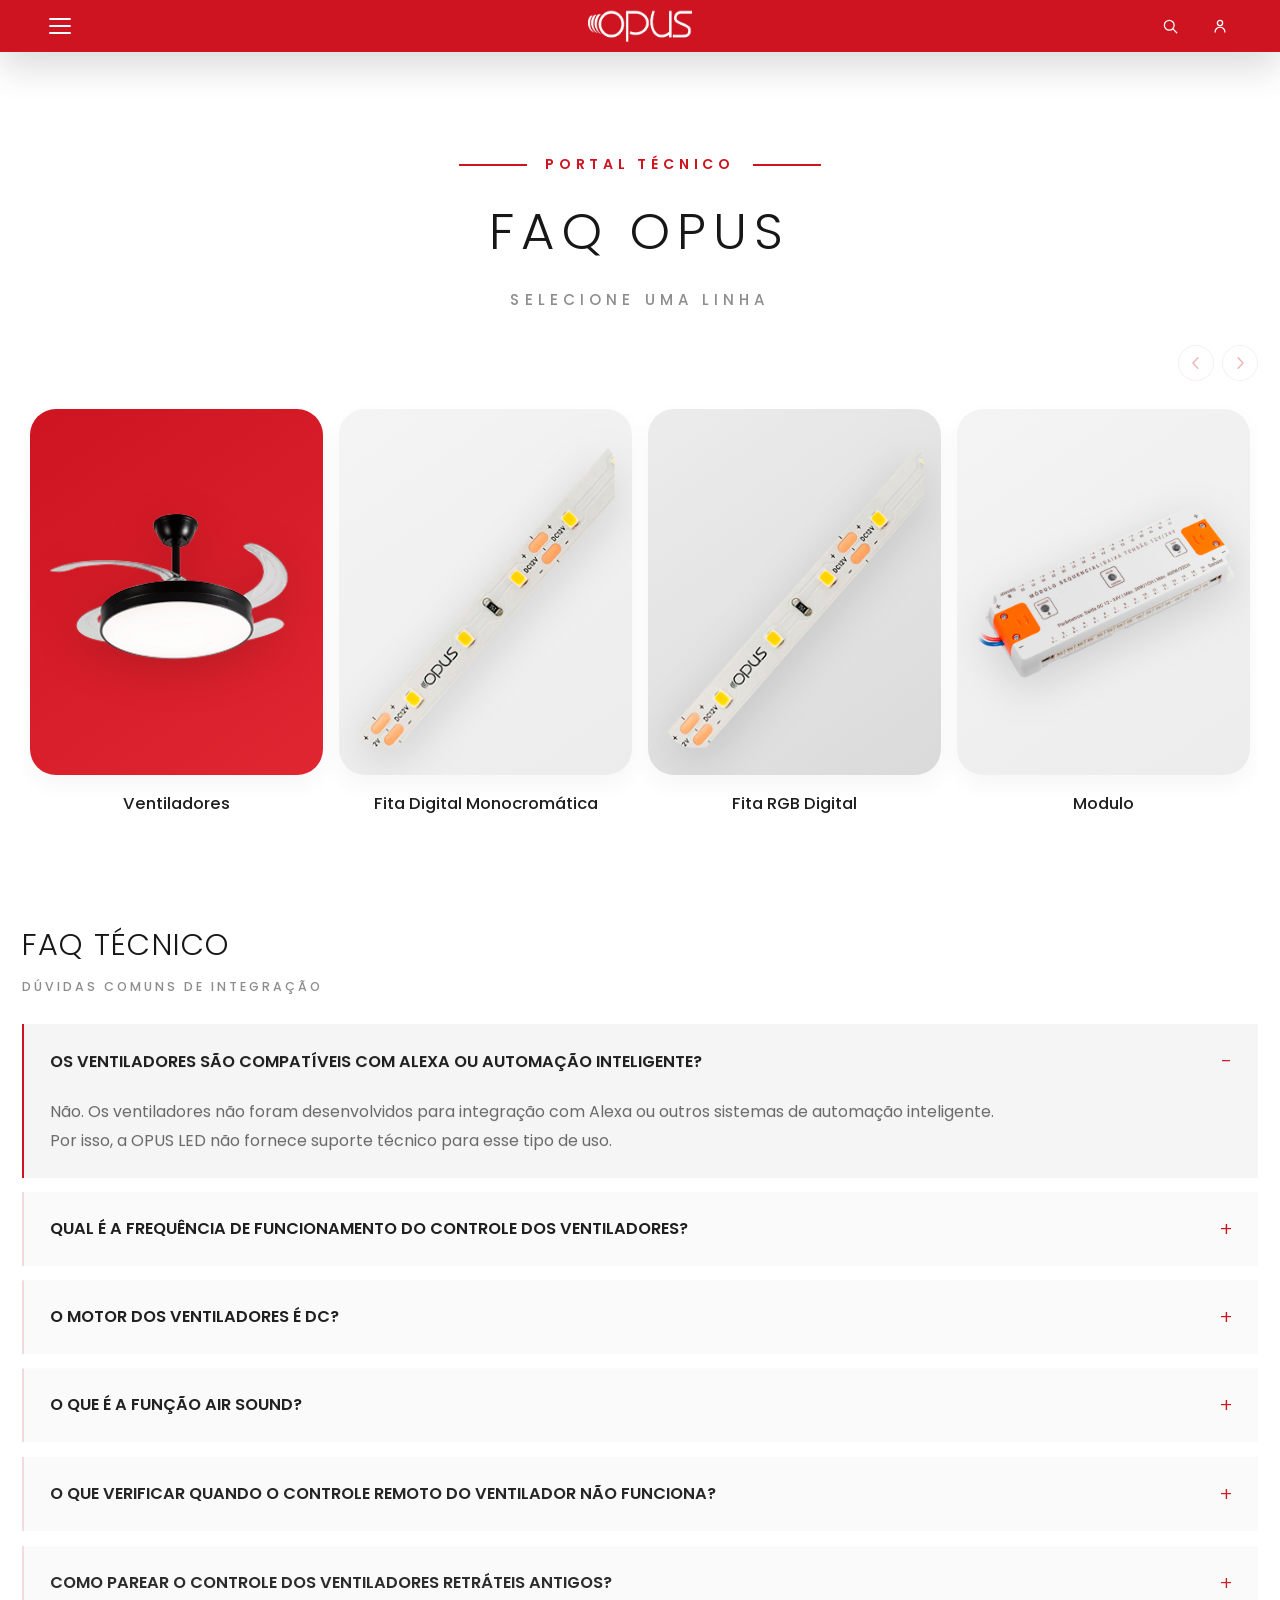
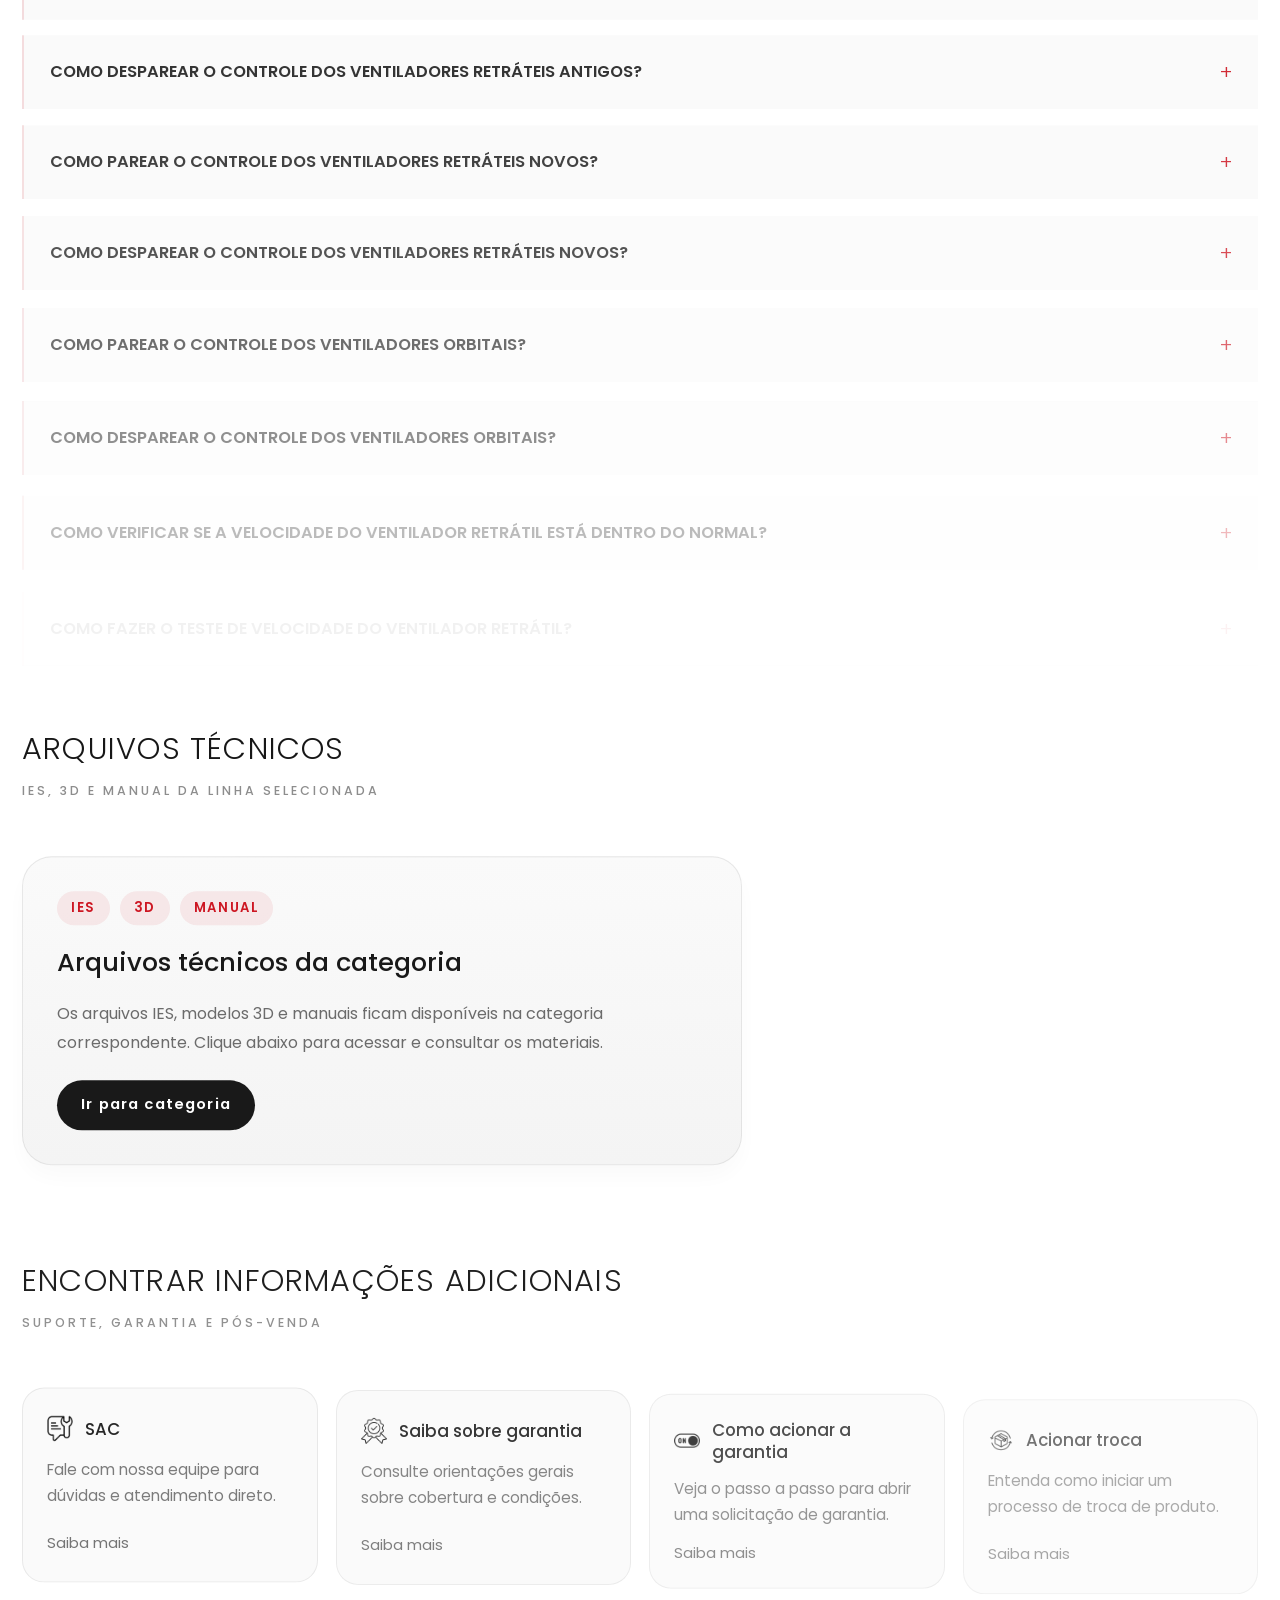
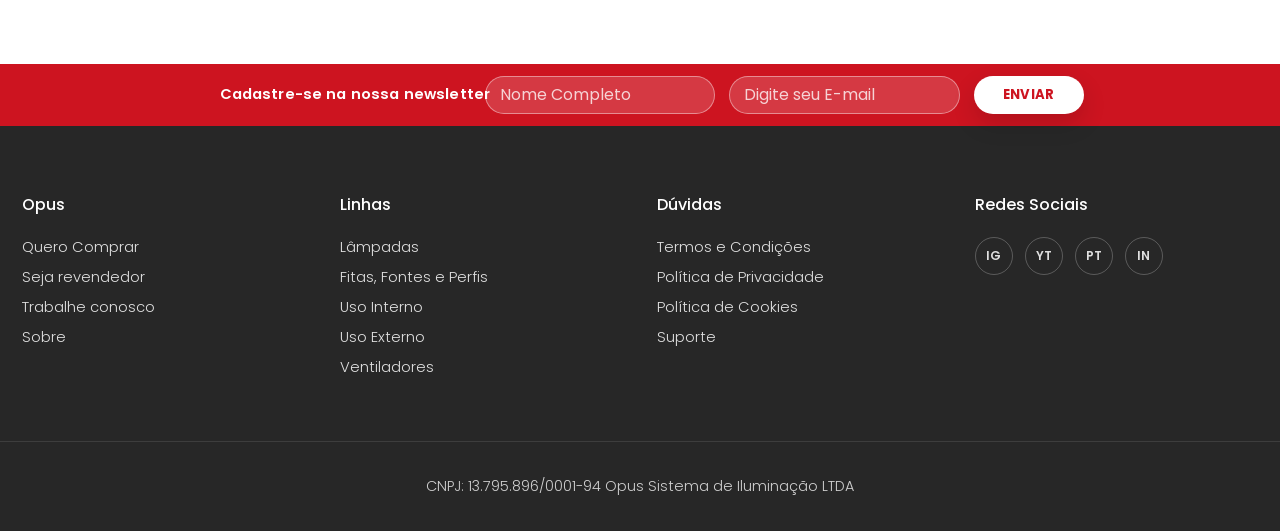
<file: site opus/faq.html>
<!DOCTYPE html>
<html lang="pt-BR">
<head>
  <meta charset="UTF-8">
  <meta name="viewport" content="width=device-width, initial-scale=1.0">
  <title>Opus LED | FAQ</title>
  <meta
    name="description"
    content="P&aacute;gina de categoria em HTML est&aacute;tico para prototipagem da Opus LED."
  >
  <link rel="preconnect" href="https://fonts.googleapis.com">
  <link rel="preconnect" href="https://fonts.gstatic.com" crossorigin>
  <link
    href="https://fonts.googleapis.com/css2?family=Poppins:wght@300;400;500;600;700;800&display=swap"
    rel="stylesheet"
  >
  <link
    rel="stylesheet"
    href="https://cdn.jsdelivr.net/npm/swiper@11/swiper-bundle.min.css"
  >
  <link rel="stylesheet" href="./styles.css">
  <script
    defer
    src="https://cdn.jsdelivr.net/npm/gsap@3.12.5/dist/gsap.min.js"
  ></script>
  <script
    defer
    src="https://cdn.jsdelivr.net/npm/swiper@11/swiper-bundle.min.js"
  ></script>
  <script src="./script.js" defer></script>
</head>
<body id="top" class="page-faq page-nav-v7 page-brand-persistent">
  <div class="announce-bar">
    <p>E-commerce autorizados pela OPUS</p>
  </div>

  <header class="site-header">
    <div class="site-shell header-inner">
      <button
        class="menu-trigger"
        type="button"
        aria-controls="nav-overlay"
        aria-expanded="false"
        aria-label="Abrir menu"
        data-nav-open
      >
        <span></span>
        <span></span>
        <span></span>
      </button>

      <a class="brand" href="./index.html" aria-label="Opus">
        <img src="./assets/logo-opus-white.png" alt="Opus" loading="eager">
      </a>

      <div class="header-actions" aria-label="A&ccedil;&otilde;es">
        <button class="icon-button" type="button" aria-label="Buscar">
          <svg viewBox="0 0 24 24" aria-hidden="true">
            <circle cx="11" cy="11" r="6.5"></circle>
            <path d="M16.2 16.2 21 21"></path>
          </svg>
        </button>
        <button class="icon-button" type="button" aria-label="Minha conta">
          <svg viewBox="0 0 24 24" aria-hidden="true">
            <circle cx="12" cy="8" r="3.5"></circle>
            <path d="M5.5 20a6.5 6.5 0 0 1 13 0"></path>
          </svg>
        </button>
      </div>
    </div>
  </header>

  <div class="nav-overlay" id="nav-overlay" data-nav-overlay aria-hidden="true">
    <button
      class="nav-overlay__backdrop"
      type="button"
      aria-label="Fechar menu"
      data-nav-close
    ></button>

    <div class="nav-overlay__shell">
      <section class="nav-overlay__panel" aria-label="Menu principal Opus">
        <div class="nav-overlay__left" data-nav-panel>
          <div class="nav-view nav-view--main is-active" data-nav-view="main">
            <button class="nav-control" type="button" aria-label="Fechar menu" data-nav-close>
              <svg viewBox="0 0 24 24" aria-hidden="true">
                <path d="M5 5 19 19"></path>
                <path d="M19 5 5 19"></path>
              </svg>
            </button>

            <button class="nav-overlay__brand" type="button" aria-label="Fechar menu" data-nav-close>
              <img src="./assets/logo-opus.png" alt="Opus" loading="lazy">
            </button>

            <div class="nav-lines" role="list">
              <button class="nav-line is-active" type="button" data-line="lampadas">
                <span class="nav-line__bullet"></span>
                <span class="nav-line__label">L&acirc;mpadas</span>
              </button>
              <button class="nav-line" type="button" data-line="interno">
                <span class="nav-line__bullet"></span>
                <span class="nav-line__label">Uso Interno</span>
              </button>
              <button class="nav-line" type="button" data-line="externo">
                <span class="nav-line__bullet"></span>
                <span class="nav-line__label">Uso Externo</span>
              </button>
              <button class="nav-line" type="button" data-line="fitas">
                <span class="nav-line__bullet"></span>
                <span class="nav-line__label">Fitas, Fontes e Perfis</span>
              </button>
              <button class="nav-line" type="button" data-line="sistemas">
                <span class="nav-line__bullet"></span>
                <span class="nav-line__label">Sistemas</span>
              </button>
            </div>

            <div class="nav-main-preview" data-nav-main-preview>
              <p class="nav-main-preview__eyebrow">Subcategorias</p>
              <h3 class="nav-main-preview__title" data-nav-main-title>L&acirc;mpadas</h3>
              <div class="nav-main-preview__items" data-nav-main-items></div>
            </div>

            <div class="nav-meta">
              <div class="nav-meta__group">
                <a href="./categoria.html">Quero Comprar</a>
                <div class="nav-meta__inline">
                  <a href="./categoria.html">Consumidor</a>
                  <a href="./categoria.html">Lojistas</a>
                  <a href="./index.html">E-commerce</a>
                </div>
              </div>

              <div class="nav-meta__group">
                <a href="#footer">Sobre a Opus</a>
              </div>

              <div class="nav-meta__group">
                <a href="./index.html">Blog Opus</a>
              </div>

              <div class="nav-meta__group">
                <a href="#newsletter">Suporte</a>
                <div class="nav-meta__inline">
                  <a href="#newsletter">SAC</a>
                  <a href="./faq.html">FAQ</a>
                </div>
              </div>
            </div>
          </div>

          <div
            class="nav-view nav-view--submenu"
            data-nav-view="submenu"
            aria-hidden="true"
          >
            <button
              class="nav-control nav-control--back"
              type="button"
              data-nav-back
              aria-label="Voltar ao menu principal"
            >
              <svg viewBox="0 0 24 24" aria-hidden="true">
                <path d="M15.5 4.5 8 12l7.5 7.5"></path>
              </svg>
            </button>

            <div class="nav-submenu">
              <h2 class="nav-submenu__title" data-submenu-title>L&acirc;mpadas</h2>
              <div class="nav-submenu__items" data-submenu-items></div>
            </div>
          </div>
        </div>

        <div class="nav-overlay__right">
          <div class="nav-preview">
            <img
              data-preview-image
              src="https://opusled.com.br/wp-content/uploads/2026/03/noir_desk.jpg"
              alt="Preview L&acirc;mpadas"
            >
            <div class="nav-preview__copy">
              <p data-preview-kicker>Linha em destaque</p>
              <h3 data-preview-title>L&acirc;mpadas</h3>
            </div>
          </div>
        </div>
      </section>
    </div>
  </div>

  <main class="faq-page">
    <section class="faq-lines">
      <div class="site-shell">
        <div class="faq-section-heading faq-section-heading--center">
          <span class="faq-lines__eyebrow">
            <span></span>
            Portal T&eacute;cnico
            <span></span>
          </span>
          <h2>FAQ OPUS</h2>
          <p>Selecione uma linha</p>
        </div>

        <div class="faq-lines__toolbar">
          <div class="faq-lines__nav">
            <button class="faq-lines__arrow" type="button" aria-label="Linhas anteriores" data-faq-line-prev>
              <svg viewBox="0 0 24 24" aria-hidden="true"><path d="M14.5 5 8 12l6.5 7"></path></svg>
            </button>
            <button class="faq-lines__arrow" type="button" aria-label="Pr&oacute;ximas linhas" data-faq-line-next>
              <svg viewBox="0 0 24 24" aria-hidden="true"><path d="m9.5 5 6.5 7-6.5 7"></path></svg>
            </button>
          </div>
        </div>

        <div class="faq-lines__track" data-faq-line-track></div>
      </div>
    </section>

    <section class="faq-technical">
      <div class="site-shell">
        <div class="faq-section-heading">
          <h2>FAQ T&eacute;cnico</h2>
          <p>D&uacute;vidas comuns de integra&ccedil;&atilde;o</p>
        </div>

        <div class="faq-accordion" data-faq-question-list></div>
        <div class="faq-observation" data-faq-observation hidden></div>
      </div>
    </section>

    <section class="faq-assets" id="faq-arquivos-tecnicos">
      <div class="site-shell faq-assets__inner">
        <div class="faq-section-heading">
          <h2>Arquivos T&eacute;cnicos</h2>
          <p>IES, 3D e manual da linha selecionada</p>
        </div>

        <article class="faq-assets-card">
          <div class="faq-assets-card__chips" aria-hidden="true">
            <span>IES</span>
            <span>3D</span>
            <span>Manual</span>
          </div>

          <h3 data-faq-assets-title>Arquivos t&eacute;cnicos da categoria</h3>
          <p data-faq-assets-copy>
            Os arquivos IES, modelos 3D e manuais ficam dispon&iacute;veis na categoria correspondente. Clique abaixo para acessar e consultar os materiais.
          </p>
          <a class="faq-assets-card__cta" data-faq-assets-link href="./categoria.html">
            Ir para categoria
          </a>
        </article>
      </div>
    </section>

    <section class="faq-contact">
      <div class="site-shell faq-contact__inner">
        <div class="faq-section-heading">
          <h2>Encontrar informa&ccedil;&otilde;es adicionais</h2>
          <p>Suporte, garantia e p&oacute;s-venda</p>
        </div>

        <div class="faq-support-grid">
          <a class="faq-support-card" href="mailto:sac@opusled.com.br">
            <span class="faq-support-card__heading">
              <img src="./assets/faq-support/sac.png" alt="" loading="lazy">
              <strong>SAC</strong>
            </span>
            <span class="faq-support-card__description">Fale com nossa equipe para d&uacute;vidas e atendimento direto.</span>
            <span class="faq-support-card__more">Saiba mais</span>
          </a>

          <a class="faq-support-card" href="#newsletter">
            <span class="faq-support-card__heading">
              <img src="./assets/faq-support/garantia.png" alt="" loading="lazy">
              <strong>Saiba sobre garantia</strong>
            </span>
            <span class="faq-support-card__description">Consulte orienta&ccedil;&otilde;es gerais sobre cobertura e condi&ccedil;&otilde;es.</span>
            <span class="faq-support-card__more">Saiba mais</span>
          </a>

          <a class="faq-support-card" href="#newsletter">
            <span class="faq-support-card__heading">
              <img src="./assets/faq-support/acionar_garantia.png" alt="" loading="lazy">
              <strong>Como acionar a garantia</strong>
            </span>
            <span class="faq-support-card__description">Veja o passo a passo para abrir uma solicita&ccedil;&atilde;o de garantia.</span>
            <span class="faq-support-card__more">Saiba mais</span>
          </a>

          <a class="faq-support-card" href="#newsletter">
            <span class="faq-support-card__heading">
              <img src="./assets/faq-support/troca.png" alt="" loading="lazy">
              <strong>Acionar troca</strong>
            </span>
            <span class="faq-support-card__description">Entenda como iniciar um processo de troca de produto.</span>
            <span class="faq-support-card__more">Saiba mais</span>
          </a>
        </div>
      </div>
    </section>
  </main>

  <section class="newsletter-bar" id="newsletter">
    <div class="site-shell newsletter-bar__inner">
      <p>Cadastre-se na nossa newsletter</p>

      <form class="newsletter-bar__form" data-newsletter-form>
        <input type="text" name="name" placeholder="Nome Completo" aria-label="Nome Completo">
        <input type="email" name="email" placeholder="Digite seu E-mail" aria-label="Digite seu E-mail">
        <button type="submit">Enviar</button>
      </form>

      <p class="form-feedback" data-form-feedback aria-live="polite"></p>
    </div>
  </section>

  <footer class="site-footer" id="footer">
    <div class="site-shell footer-grid">
      <section>
        <h2>Opus</h2>
        <a href="./categoria.html">Quero Comprar</a>
        <a href="./categoria.html">Seja revendedor</a>
        <a href="#newsletter">Trabalhe conosco</a>
        <a href="./index.html">Sobre</a>
      </section>

      <section>
        <h2>Linhas</h2>
        <a href="./categoria.html">L&acirc;mpadas</a>
        <a href="./categoria.html">Fitas, Fontes e Perfis</a>
        <a href="./categoria.html">Uso Interno</a>
        <a href="./categoria.html">Uso Externo</a>
        <a href="./index.html">Ventiladores</a>
      </section>

      <section>
        <h2>D&uacute;vidas</h2>
        <a href="#newsletter">Termos e Condi&ccedil;&otilde;es</a>
        <a href="#newsletter">Pol&iacute;tica de Privacidade</a>
        <a href="#newsletter">Pol&iacute;tica de Cookies</a>
        <a href="#newsletter">Suporte</a>
      </section>

      <section>
        <h2>Redes Sociais</h2>
        <div class="social-row">
          <a href="https://www.instagram.com/" target="_blank" rel="noreferrer">ig</a>
          <a href="https://www.youtube.com/" target="_blank" rel="noreferrer">yt</a>
          <a href="https://br.pinterest.com/" target="_blank" rel="noreferrer">pt</a>
          <a href="https://www.linkedin.com/" target="_blank" rel="noreferrer">in</a>
        </div>
      </section>
    </div>

    <div class="footer-bottom">
      <div class="site-shell">
        <p>CNPJ: 13.795.896/0001-94 Opus Sistema de Ilumina&ccedil;&atilde;o LTDA</p>
      </div>
    </div>
  </footer>

  <button class="back-to-top" type="button" data-back-to-top aria-label="Voltar ao topo">
    <svg viewBox="0 0 24 24" aria-hidden="true">
      <path d="M7 14 12 9l5 5"></path>
    </svg>
  </button>
</body>
</html>
</file>
<file: site opus/styles.css>
:root {
  --opus-red: #cd1420;
  --opus-red-rgb: 205, 20, 32;
  --opus-dark: #242e3d;
  --ink: #202020;
  --white: #ffffff;
  --line: #e8e8e8;
  --footer: #272727;
  --shadow: 0 12px 24px rgba(0, 0, 0, 0.08);
  --site-max: 1520px;
  --site-pad: 22px;
  --radius: 12px;
  --announce-height: 30px;
  --header-height: 78px;
}

*,
*::before,
*::after {
  box-sizing: border-box;
}

html {
  scroll-behavior: smooth;
  scroll-padding-top: calc(var(--announce-height) + var(--header-height) + 18px);
}

body {
  margin: 0;
  font-family: "Poppins", "Segoe UI", sans-serif;
  color: var(--ink);
  background: var(--white);
}

a {
  color: inherit;
  text-decoration: none;
}

button,
input {
  font: inherit;
}

button {
  cursor: pointer;
  border: 0;
  background: transparent;
}

img {
  max-width: 100%;
}

svg {
  display: block;
}

.site-shell {
  width: min(calc(100% - (var(--site-pad) * 2)), var(--site-max));
  margin-inline: auto;
}

.fullbleed,
.opus-fullbleed {
  position: relative;
  width: 100vw;
  max-width: 100vw;
  margin-left: calc(50% - 50vw);
  margin-right: calc(50% - 50vw);
}

.announce-bar {
  position: fixed;
  top: 0;
  left: 0;
  right: 0;
  z-index: 80;
  display: flex;
  align-items: center;
  justify-content: center;
  min-height: var(--announce-height);
  background: var(--opus-red);
  color: var(--white);
  text-align: center;
  font-size: 0.78rem;
  font-weight: 600;
}

.announce-bar p {
  margin: 0;
  padding: 4px 14px;
}

.site-header {
  position: fixed;
  top: var(--announce-height);
  left: 0;
  right: 0;
  z-index: 75;
  background: transparent;
  transition:
    opacity 220ms ease,
    transform 260ms ease,
    visibility 0ms linear 220ms;
}

body.nav-menu-open .site-header {
  opacity: 0;
  visibility: hidden;
  pointer-events: none;
  transform: translateY(-16px);
  transition-delay: 0ms, 0ms, 0ms;
}

html.nav-menu-open,
body.nav-menu-open {
  overflow: hidden;
  overscroll-behavior: none;
}

body.page-home.page-variant-v1,
body.page-home.page-variant-v2 {
  --announce-height: 0px;
}

body.page-home.page-variant-v1,
body.page-home.page-variant-v2,
body.page-home.page-variant-v4,
body.page-home.page-variant-v5 {
  --header-height: 66px;
}

body.page-home.page-variant-v6,
body.page-home.page-variant-v7 {
  --announce-height: 0px;
  --header-height: 52px;
}

body.page-home.page-variant-v3 {
  --announce-height: 0px;
}

body.page-home.page-variant-v4 {
  --announce-height: 0px;
}

body.page-home.page-variant-v5 {
  --announce-height: 0px;
}

body.page-home.page-variant-v6 {
  --announce-height: 0px;
}

body.page-home.page-variant-v1 .announce-bar,
body.page-home.page-variant-v2 .announce-bar,
body.page-home.page-variant-v3 .announce-bar,
body.page-home.page-variant-v4 .announce-bar,
body.page-home.page-variant-v5 .announce-bar,
body.page-home.page-variant-v6 .announce-bar,
body.page-home.page-variant-v7 .announce-bar {
  display: none;
}

body.page-home.page-variant-v1 .site-header,
body.page-home.page-variant-v5 .site-header,
body.page-home.page-variant-v6 .site-header,
body.page-home.page-variant-v7 .site-header {
  top: 0;
  background: var(--opus-red);
  border-bottom: 0;
  box-shadow: 0 16px 36px rgba(0, 0, 0, 0.14);
  backdrop-filter: none;
}

body.page-home.page-variant-v2 .site-header {
  top: 0;
  background: rgba(255, 255, 255, 0.96);
  border-bottom: 1px solid rgba(32, 32, 32, 0.08);
  box-shadow: 0 16px 36px rgba(0, 0, 0, 0.05);
  backdrop-filter: blur(16px);
}

body.page-home.page-variant-v3 .site-header {
  top: 0;
  isolation: isolate;
}

body.page-home.page-variant-v4 .site-header {
  top: 0;
  background: #111111;
  border-bottom: 0;
  box-shadow: 0 16px 36px rgba(0, 0, 0, 0.18);
  backdrop-filter: none;
}

body.page-home.page-variant-v3 .site-header::before {
  content: "";
  position: absolute;
  inset: 0;
  z-index: -1;
  background: linear-gradient(
    180deg,
    rgba(0, 0, 0, 0.34) 0%,
    rgba(0, 0, 0, 0.2) 52%,
    rgba(0, 0, 0, 0.06) 82%,
    rgba(0, 0, 0, 0) 100%
  );
  opacity: 1;
  pointer-events: none;
  transition: opacity 220ms ease, transform 260ms ease;
}

body.page-home.page-variant-v3.nav-logo-hidden .site-header::before {
  opacity: 0;
  transform: translateY(-14px);
}

body.page-home.page-variant-v1 main,
body.page-home.page-variant-v2 main,
body.page-home.page-variant-v4 main,
body.page-home.page-variant-v5 main,
body.page-home.page-variant-v6 main,
body.page-home.page-variant-v7 main {
  padding-top: var(--header-height);
}

body.page-home.page-variant-v1 .brand,
body.page-home.page-variant-v2 .brand,
body.page-home.page-variant-v1.nav-logo-hidden .brand,
body.page-home.page-variant-v2.nav-logo-hidden .brand,
body.page-home.page-variant-v4 .brand,
body.page-home.page-variant-v4.nav-logo-hidden .brand,
body.page-home.page-variant-v5 .brand,
body.page-home.page-variant-v5.nav-logo-hidden .brand,
body.page-home.page-variant-v6 .brand,
body.page-home.page-variant-v6.nav-logo-hidden .brand,
body.page-home.page-variant-v7 .brand,
body.page-home.page-variant-v7.nav-logo-hidden .brand {
  opacity: 1;
  visibility: visible;
  pointer-events: auto;
  transform: translate(-50%, -50%);
}

body.page-home.page-variant-v2 .menu-trigger,
body.page-home.page-variant-v2 .icon-button {
  background: transparent;
  color: #1f1f1f;
  backdrop-filter: none;
  box-shadow: none;
}

body.page-home.page-variant-v1 .menu-trigger,
body.page-home.page-variant-v1 .icon-button,
body.page-home.page-variant-v4 .menu-trigger,
body.page-home.page-variant-v4 .icon-button,
body.page-home.page-variant-v5 .menu-trigger,
body.page-home.page-variant-v5 .icon-button,
body.page-home.page-variant-v6 .menu-trigger,
body.page-home.page-variant-v6 .icon-button,
body.page-home.page-variant-v7 .menu-trigger,
body.page-home.page-variant-v7 .icon-button {
  background: transparent;
  color: #ffffff;
  backdrop-filter: none;
  box-shadow: none;
}

body.page-home.page-variant-v2 .menu-trigger span {
  background: #1f1f1f;
}

body.page-home.page-variant-v1 .menu-trigger span {
  background: #ffffff;
}

body.page-home.page-variant-v3 .menu-trigger span,
body.page-home.page-variant-v4 .menu-trigger span,
body.page-home.page-variant-v5 .menu-trigger span,
body.page-home.page-variant-v6 .menu-trigger span,
body.page-home.page-variant-v7 .menu-trigger span {
  background: #ffffff;
}

body.page-home.page-variant-v2 .menu-trigger:hover,
body.page-home.page-variant-v2 .menu-trigger:focus-visible,
body.page-home.page-variant-v2 .icon-button:hover,
body.page-home.page-variant-v2 .icon-button:focus-visible {
  background: rgba(var(--opus-red-rgb), 0.08);
  color: #1f1f1f;
}

body.page-home.page-variant-v1 .menu-trigger:hover,
body.page-home.page-variant-v1 .menu-trigger:focus-visible,
body.page-home.page-variant-v1 .icon-button:hover,
body.page-home.page-variant-v1 .icon-button:focus-visible,
body.page-home.page-variant-v4 .menu-trigger:hover,
body.page-home.page-variant-v4 .menu-trigger:focus-visible,
body.page-home.page-variant-v4 .icon-button:hover,
body.page-home.page-variant-v4 .icon-button:focus-visible,
body.page-home.page-variant-v5 .menu-trigger:hover,
body.page-home.page-variant-v5 .menu-trigger:focus-visible,
body.page-home.page-variant-v5 .icon-button:hover,
body.page-home.page-variant-v5 .icon-button:focus-visible,
body.page-home.page-variant-v6 .menu-trigger:hover,
body.page-home.page-variant-v6 .menu-trigger:focus-visible,
body.page-home.page-variant-v6 .icon-button:hover,
body.page-home.page-variant-v6 .icon-button:focus-visible,
body.page-home.page-variant-v7 .menu-trigger:hover,
body.page-home.page-variant-v7 .menu-trigger:focus-visible,
body.page-home.page-variant-v7 .icon-button:hover,
body.page-home.page-variant-v7 .icon-button:focus-visible {
  background: rgba(255, 255, 255, 0.14);
  color: #ffffff;
}

body.page-home.page-variant-v6 .brand img,
body.page-home.page-variant-v7 .brand img {
  width: 104px;
}

body.page-home.page-variant-v6 .menu-trigger,
body.page-home.page-variant-v6 .icon-button,
body.page-home.page-variant-v7 .menu-trigger,
body.page-home.page-variant-v7 .icon-button {
  width: 40px;
  height: 40px;
}

body.page-home.page-variant-v6 .nav-overlay__panel {
  grid-template-columns: minmax(270px, 23.4vw) minmax(0, 1fr);
}

body.page-home.page-variant-v6 .nav-overlay__brand,
body.page-home.page-variant-v6 .nav-lines,
body.page-home.page-variant-v6 .nav-meta,
body.page-home.page-variant-v6 .nav-submenu {
  transform: translateX(6px);
}

body.page-home.page-variant-v7 .nav-overlay__panel {
  grid-template-columns: 248px minmax(0, 1fr);
}

body.page-home.page-variant-v7 .nav-overlay__left {
  --nav-content-width: calc(100% - 28px);
}

body.page-home.page-variant-v7 .nav-control {
  margin-left: 18px;
}

body.page-home.page-variant-v7 .nav-overlay__brand {
  width: var(--nav-content-width);
  margin: 24px 0 32px 18px;
  transform: none;
}

body.page-home.page-variant-v7 .nav-lines {
  width: var(--nav-content-width);
  margin: 0 0 36px 18px;
}

body.page-home.page-variant-v7 .nav-meta {
  width: var(--nav-content-width);
  margin: 0 0 56px 18px;
}

body.page-home.page-variant-v7 .nav-submenu {
  width: var(--nav-content-width);
  margin: 38px 0 0 18px;
}

body.page-nav-v7 {
  --announce-height: 0px;
  --header-height: 52px;
}

body.page-nav-v7 .announce-bar {
  display: none;
}

body.page-nav-v7 .site-header {
  top: 0;
  background: var(--opus-red);
  border-bottom: 0;
  box-shadow: 0 16px 36px rgba(0, 0, 0, 0.14);
  backdrop-filter: none;
}

body.page-nav-v7 .brand,
body.page-nav-v7.nav-logo-hidden .brand {
  opacity: 1;
  visibility: visible;
  pointer-events: auto;
  transform: translate(-50%, -50%);
}

body.page-nav-v7 .brand img {
  width: 104px;
}

body.page-nav-v7 .menu-trigger,
body.page-nav-v7 .icon-button {
  width: 40px;
  height: 40px;
  background: transparent;
  color: #ffffff;
  backdrop-filter: none;
  box-shadow: none;
}

body.page-nav-v7 .menu-trigger span {
  background: #ffffff;
}

body.page-nav-v7 .menu-trigger:hover,
body.page-nav-v7 .menu-trigger:focus-visible,
body.page-nav-v7 .icon-button:hover,
body.page-nav-v7 .icon-button:focus-visible {
  background: rgba(255, 255, 255, 0.14);
  color: #ffffff;
}

body.page-home.page-variant-v1 .nav-overlay__left,
body.page-home.page-variant-v1 .nav-view {
  --nav-scrollbar-thumb: rgba(255, 255, 255, 0.94);
  --nav-scrollbar-track: rgba(255, 255, 255, 0.16);
  background: rgba(var(--opus-red-rgb), 0.98);
}

body.page-home.page-variant-v1 .nav-control,
body.page-home.page-variant-v1 .nav-overlay__brand,
body.page-home.page-variant-v1 .nav-submenu__title,
body.page-home.page-variant-v1 .nav-meta__group > a {
  color: #ffffff;
}

body.page-home.page-variant-v1 .nav-line,
body.page-home.page-variant-v1 .nav-line-accordion__link,
body.page-home.page-variant-v1 .nav-meta__inline a,
body.page-home.page-variant-v1 .nav-submenu__link {
  color: rgba(255, 255, 255, 0.74);
}

body.page-home.page-variant-v1 .nav-line__bullet,
body.page-home.page-variant-v1 .nav-submenu__link::before {
  background: #ffffff;
}

body.page-home.page-variant-v1 .nav-line:hover,
body.page-home.page-variant-v1 .nav-line:focus-visible,
body.page-home.page-variant-v1 .nav-line.is-active,
body.page-home.page-variant-v1 .nav-line-accordion__link:hover,
body.page-home.page-variant-v1 .nav-line-accordion__link:focus-visible,
body.page-home.page-variant-v1 .nav-meta__inline a:hover,
body.page-home.page-variant-v1 .nav-meta__inline a:focus-visible,
body.page-home.page-variant-v1 .nav-submenu__link:hover,
body.page-home.page-variant-v1 .nav-submenu__link:focus-visible {
  color: #ffffff;
}

body.page-home.page-variant-v1 .nav-line-accordion__link:hover,
body.page-home.page-variant-v1 .nav-line-accordion__link:focus-visible {
  text-decoration-color: #ffffff;
}

body.page-home.page-variant-v4 .nav-overlay__left,
body.page-home.page-variant-v4 .nav-view,
body.page-home.page-variant-v5 .nav-overlay__left,
body.page-home.page-variant-v5 .nav-view {
  --nav-scrollbar-thumb: rgba(255, 255, 255, 0.92);
  --nav-scrollbar-track: rgba(255, 255, 255, 0.12);
  background: rgba(17, 17, 17, 0.98);
}

body.page-home.page-variant-v4 .nav-control,
body.page-home.page-variant-v4 .nav-overlay__brand,
body.page-home.page-variant-v4 .nav-line,
body.page-home.page-variant-v4 .nav-submenu__title,
body.page-home.page-variant-v4 .nav-meta__group > a,
body.page-home.page-variant-v5 .nav-control,
body.page-home.page-variant-v5 .nav-overlay__brand,
body.page-home.page-variant-v5 .nav-line,
body.page-home.page-variant-v5 .nav-submenu__title,
body.page-home.page-variant-v5 .nav-meta__group > a {
  color: #ffffff;
}

body.page-home.page-variant-v4 .nav-line,
body.page-home.page-variant-v5 .nav-line {
  color: rgba(255, 255, 255, 0.72);
}

body.page-home.page-variant-v4 .nav-line:hover,
body.page-home.page-variant-v4 .nav-line:focus-visible,
body.page-home.page-variant-v4 .nav-line.is-active,
body.page-home.page-variant-v5 .nav-line:hover,
body.page-home.page-variant-v5 .nav-line:focus-visible,
body.page-home.page-variant-v5 .nav-line.is-active {
  color: #ffffff;
}

body.page-home.page-variant-v4 .nav-line-accordion__link,
body.page-home.page-variant-v4 .nav-meta__inline a,
body.page-home.page-variant-v4 .nav-submenu__link,
body.page-home.page-variant-v5 .nav-line-accordion__link,
body.page-home.page-variant-v5 .nav-meta__inline a,
body.page-home.page-variant-v5 .nav-submenu__link {
  color: rgba(255, 255, 255, 0.72);
}

body.page-home.page-variant-v4 .nav-line-accordion__link:hover,
body.page-home.page-variant-v4 .nav-line-accordion__link:focus-visible,
body.page-home.page-variant-v4 .nav-meta__inline a:hover,
body.page-home.page-variant-v4 .nav-meta__inline a:focus-visible,
body.page-home.page-variant-v4 .nav-submenu__link:hover,
body.page-home.page-variant-v4 .nav-submenu__link:focus-visible,
body.page-home.page-variant-v5 .nav-line-accordion__link:hover,
body.page-home.page-variant-v5 .nav-line-accordion__link:focus-visible,
body.page-home.page-variant-v5 .nav-meta__inline a:hover,
body.page-home.page-variant-v5 .nav-meta__inline a:focus-visible,
body.page-home.page-variant-v5 .nav-submenu__link:hover,
body.page-home.page-variant-v5 .nav-submenu__link:focus-visible {
  color: #ffffff;
}

.site-header .site-shell {
  width: 100%;
  max-width: none;
  padding-inline: 40px;
}

.header-inner {
  position: relative;
  display: flex;
  justify-content: center;
  align-items: center;
  min-height: var(--header-height);
}

.menu-trigger,
.brand,
.header-actions {
  position: relative;
  z-index: 2;
}

.brand {
  position: absolute;
  left: 50%;
  top: 50%;
  transform: translate(-50%, -50%);
  transition:
    opacity 220ms ease,
    transform 260ms ease,
    visibility 0ms linear 220ms;
}

.brand img {
  display: block;
  width: 134px;
  height: auto;
}

body.nav-logo-hidden .brand {
  opacity: 0;
  visibility: hidden;
  pointer-events: none;
  transform: translate(-50%, calc(-50% - 14px));
  transition-delay: 0ms, 0ms, 0ms;
}

.header-actions {
  position: absolute;
  right: 40px;
  top: 50%;
  transform: translateY(-50%);
  display: flex;
  gap: 10px;
}

.icon-button {
  display: grid;
  place-items: center;
  width: 44px;
  height: 44px;
  border-radius: 50%;
  background: rgba(var(--opus-red-rgb), 0.92);
  color: #ffffff;
  backdrop-filter: blur(10px);
  transition: background-color 220ms ease, transform 220ms ease;
}

.icon-button svg {
  width: 18px;
  height: 18px;
  fill: none;
  stroke: currentColor;
  stroke-width: 1.7;
  stroke-linecap: round;
  stroke-linejoin: round;
}

.menu-trigger {
  position: absolute;
  left: 40px;
  top: 50%;
  transform: translateY(-50%);
  display: inline-flex;
  flex-direction: column;
  align-items: center;
  justify-content: center;
  gap: 5px;
  width: 48px;
  height: 48px;
  padding: 0;
  border-radius: 50%;
  background: rgba(var(--opus-red-rgb), 0.92);
  pointer-events: auto;
  transition: background-color 220ms ease, transform 220ms ease;
}

.menu-trigger span {
  width: 22px;
  height: 2px;
  border-radius: 999px;
  background: #ffffff;
  transition: transform 220ms ease, opacity 220ms ease, width 220ms ease;
}

.menu-trigger:hover span,
.menu-trigger:focus-visible span {
  width: 26px;
}

.menu-trigger:hover,
.menu-trigger:focus-visible {
  background: var(--opus-red);
  transform: translateY(-50%) scale(1.02);
}

.icon-button:hover,
.icon-button:focus-visible {
  background: var(--opus-red);
  transform: scale(1.02);
}

.nav-overlay {
  position: fixed;
  inset: var(--announce-height) 0 0;
  z-index: 60;
  opacity: 0;
  pointer-events: none;
  transition: opacity 320ms ease;
}

.nav-overlay:target,
.nav-overlay.is-open {
  opacity: 1;
  pointer-events: auto;
}

.nav-overlay__backdrop {
  position: absolute;
  inset: 0;
  z-index: 0;
  background: rgba(20, 20, 20, 0.18);
  opacity: 0;
  transition: opacity 320ms ease;
}

.nav-overlay:target .nav-overlay__backdrop,
.nav-overlay.is-open .nav-overlay__backdrop {
  opacity: 1;
}

.nav-overlay__shell {
  position: relative;
  height: 100%;
  z-index: 1;
}

.nav-overlay__panel {
  display: grid;
  width: 100%;
  grid-template-columns: minmax(292px, 27vw) minmax(0, 1fr);
  column-gap: 0;
  height: 100%;
  transform: translateX(-32px);
  opacity: 0;
  transition:
    transform 420ms cubic-bezier(0.22, 1, 0.36, 1),
    opacity 320ms ease;
}

.nav-overlay:target .nav-overlay__panel,
.nav-overlay.is-open .nav-overlay__panel {
  transform: translateX(0);
  opacity: 1;
}

.nav-overlay__left {
  --nav-content-width: min(278px, calc(100% - 52px));
  position: relative;
  overflow: hidden;
  background: rgba(250, 250, 250, 0.98);
  box-shadow: 14px 0 40px rgba(0, 0, 0, 0.08);
}

.nav-overlay__right {
  position: relative;
  overflow: hidden;
  background: #1b1b1b;
}

.nav-view {
  --nav-scrollbar-thumb: rgba(18, 18, 18, 0.86);
  --nav-scrollbar-track: rgba(18, 18, 18, 0.08);
  position: absolute;
  inset: 0;
  display: flex;
  flex-direction: column;
  overflow-y: auto;
  overscroll-behavior: contain;
  background: rgba(250, 250, 250, 0.98);
  -ms-overflow-style: none;
  scrollbar-width: none;
  transition:
    opacity 300ms ease,
    transform 420ms cubic-bezier(0.22, 1, 0.36, 1),
    visibility 0ms linear 300ms;
}

.nav-view::-webkit-scrollbar {
  display: none;
  width: 0;
  height: 0;
}

.nav-view--main {
  opacity: 1;
  visibility: visible;
  transform: translateX(0);
}

.nav-view--submenu {
  opacity: 0;
  visibility: hidden;
  transform: translateX(56px);
  pointer-events: none;
}

.nav-overlay__left.is-submenu-open .nav-view--main {
  opacity: 0;
  visibility: hidden;
  transform: translateX(-44px);
  pointer-events: none;
  transition-delay: 0ms, 0ms, 0ms;
}

.nav-overlay__left.is-submenu-open .nav-view--submenu {
  opacity: 1;
  visibility: visible;
  transform: translateX(0);
  pointer-events: auto;
  transition-delay: 70ms, 70ms, 0ms;
}

.nav-control {
  display: inline-flex;
  align-items: center;
  justify-content: center;
  width: 34px;
  height: 34px;
  margin: 30px 0 0 24px;
  color: #171717;
}

.nav-control--back {
  margin-left: 18px;
}

.nav-control svg {
  width: 24px;
  height: 24px;
  fill: none;
  stroke: currentColor;
  stroke-width: 1.8;
  stroke-linecap: round;
  stroke-linejoin: round;
}

.nav-overlay__brand {
  display: flex;
  align-items: center;
  width: var(--nav-content-width);
  margin: 30px auto 36px;
  transform: translateX(-6px);
}

.nav-overlay__brand img {
  display: block;
  width: 116px;
  height: auto;
}

.nav-lines {
  display: grid;
  gap: 6px;
  width: var(--nav-content-width);
  margin: 0 auto 36px;
}

.nav-line {
  position: relative;
  display: flex;
  align-items: center;
  width: 100%;
  padding: 1px 0;
  border: 0;
  background: transparent;
  color: #8f8f8f;
  text-align: left;
  font-size: clamp(1.1rem, 0.62vw + 0.9rem, 1.45rem);
  font-weight: 300;
  letter-spacing: -0.03em;
  transition: color 220ms ease, transform 280ms ease;
}

.nav-line__bullet {
  position: absolute;
  left: -18px;
  top: 50%;
  width: 9px;
  height: 9px;
  border-radius: 50%;
  background: var(--opus-red);
  opacity: 0;
  transform: translateY(-50%) scale(0.35);
  transition: opacity 220ms ease, transform 280ms ease;
}

.nav-line:hover,
.nav-line:focus-visible,
.nav-line.is-active {
  color: #191919;
  transform: translateX(4px);
}

.nav-line--link {
  width: 100%;
}

.nav-line:hover .nav-line__bullet,
.nav-line:focus-visible .nav-line__bullet,
.nav-line.is-active .nav-line__bullet {
  opacity: 1;
  transform: translateY(-50%) scale(1);
}

.nav-main-preview {
  display: none;
}

.nav-line-accordion {
  display: grid;
  grid-column: 1 / -1;
  grid-template-rows: 0fr;
  overflow: hidden;
  margin: -6px 0 0;
  opacity: 0;
  pointer-events: none;
  transition:
    grid-template-rows 420ms cubic-bezier(0.22, 1, 0.36, 1),
    opacity 220ms ease,
    margin 420ms cubic-bezier(0.22, 1, 0.36, 1);
}

.nav-line-accordion.is-open {
  grid-template-rows: 1fr;
  margin: 0 0 8px;
  opacity: 1;
  pointer-events: auto;
}

.nav-line-accordion__inner {
  min-height: 0;
  overflow: hidden;
}

.nav-line-accordion__items {
  display: grid;
  grid-template-columns: 1fr;
  gap: 7px;
  padding: 0 0 4px 18px;
}

.nav-line-accordion__item {
  display: grid;
  justify-items: start;
}

.nav-lines--v8 {
  gap: 0;
}

.nav-lines--v8 > .nav-line {
  margin-bottom: 14px;
}

.nav-lines--v8 > .nav-line-accordion,
.nav-lines--v8 > .nav-line-accordion.is-open {
  margin: 0;
}

.nav-lines--v8 .nav-line-accordion__items {
  padding-bottom: 14px;
}

.nav-line-accordion__link {
  display: block;
  width: fit-content;
  padding: 0 0 2px;
  border: 0;
  background: transparent;
  color: #8b8b8b;
  font-size: 0.97rem;
  font-weight: 300;
  line-height: 1.28;
  text-align: left;
  text-decoration-line: underline;
  text-decoration-color: transparent;
  text-decoration-thickness: 1px;
  text-underline-offset: 0.28em;
  transition: color 220ms ease, text-decoration-color 220ms ease;
}

a.nav-line-accordion__link:hover,
button.nav-line-accordion__link:hover,
a.nav-line-accordion__link:focus-visible,
button.nav-line-accordion__link:focus-visible {
  color: #232323;
  text-decoration-color: var(--opus-red);
}

.nav-line-accordion__link.is-featured {
  color: #5f5f5f;
}

.nav-line-accordion__link.is-expandable,
.nav-submenu__link.is-expandable {
  display: inline-flex;
  align-items: center;
  gap: 8px;
  text-decoration: none;
}

.nav-line-accordion__link.is-expandable:hover,
.nav-line-accordion__link.is-expandable:focus-visible {
  text-decoration-color: transparent;
}

.nav-line-accordion__link.is-expandable::after,
.nav-submenu__link.is-expandable::after {
  content: ">";
  color: #b5b5b5;
  font-size: 0.9em;
  font-weight: 300;
  line-height: 1;
}

.nav-item__compound {
  display: inline-flex;
  align-items: center;
  gap: 8px;
}

.nav-item__toggle {
  display: inline-flex;
  align-items: center;
  justify-content: center;
  min-width: 20px;
  min-height: 24px;
  padding: 0;
  border: 0;
  background: transparent;
  color: #b5b5b5;
  font: inherit;
  cursor: pointer;
}

.nav-item__toggle::after {
  content: ">";
  transition: transform 220ms ease;
}

.nav-item__toggle[aria-expanded="true"]::after {
  transform: rotate(90deg);
}

.nav-item__toggle:hover,
.nav-item__toggle:focus-visible {
  color: #666666;
}

.nav-line-accordion__nested {
  display: grid;
  grid-template-rows: 0fr;
  width: calc(100% - 16px);
  margin: 0 0 0 16px;
  overflow: hidden;
  opacity: 0;
  transition:
    grid-template-rows 320ms cubic-bezier(0.22, 1, 0.36, 1),
    margin 320ms cubic-bezier(0.22, 1, 0.36, 1),
    opacity 180ms ease;
}

.nav-line-accordion__nested.is-open {
  grid-template-rows: 1fr;
  margin: 3px 0 5px 16px;
  opacity: 1;
}

.nav-line-accordion__nested-inner {
  display: grid;
  justify-items: start;
  gap: 6px;
  min-height: 0;
  overflow: hidden;
}

.nav-line-accordion__nested-link {
  width: fit-content;
  padding: 0;
  color: #9a9a9a;
  font-size: 0.9rem;
  font-weight: 300;
  line-height: 1.28;
  text-decoration-line: underline;
  text-decoration-color: transparent;
  text-decoration-thickness: 1px;
  text-underline-offset: 0.28em;
  transition: color 220ms ease, text-decoration-color 220ms ease;
}

.nav-line-accordion__nested-link:hover,
.nav-line-accordion__nested-link:focus-visible {
  color: #232323;
  text-decoration-color: var(--opus-red);
}

.nav-meta {
  display: grid;
  gap: 18px;
  width: var(--nav-content-width);
  margin: 0 auto 60px;
  padding-top: 0;
}

.nav-meta__group > a,
.nav-meta__toggle {
  color: #5d5d5d;
  font-size: 1.22rem;
  font-weight: 400;
  line-height: 1.2;
}

.nav-meta__toggle {
  display: inline-flex;
  align-items: center;
  gap: 10px;
  padding: 0;
  border: 0;
  background: transparent;
  font-family: inherit;
  text-align: left;
  cursor: pointer;
}

.nav-meta__toggle::after {
  content: ">";
  color: #b5b5b5;
  font-size: 0.75em;
  font-weight: 300;
}

.nav-meta__inline {
  display: grid;
  justify-items: start;
  gap: 9px;
  margin-top: 10px;
}

.nav-meta__inline--collapsible {
  grid-template-rows: 0fr;
  justify-items: stretch;
  gap: 0;
  margin-top: 0;
  overflow: hidden;
  opacity: 0;
  transition:
    grid-template-rows 320ms cubic-bezier(0.22, 1, 0.36, 1),
    margin 320ms cubic-bezier(0.22, 1, 0.36, 1),
    opacity 180ms ease;
}

.nav-meta__inline--collapsible.is-open {
  grid-template-rows: 1fr;
  margin-top: 10px;
  opacity: 1;
}

.nav-meta__inline-inner {
  display: grid;
  justify-items: start;
  gap: 9px;
  width: 100%;
  min-height: 0;
  overflow: hidden;
}

.nav-meta__inline a {
  color: #a0a0a0;
  font-size: 0.97rem;
  font-weight: 300;
  line-height: 1.28;
  transition: color 220ms ease;
}

.nav-meta__inline a:hover,
.nav-meta__inline a:focus-visible {
  color: #202020;
}

.nav-submenu {
  width: var(--nav-content-width);
  margin: 44px auto 0;
  padding: 0 0 56px;
}

.nav-submenu__title {
  margin: 0;
  color: #6f6f6f;
  font-size: clamp(2.15rem, 2.2vw, 2.95rem);
  font-weight: 300;
  letter-spacing: -0.04em;
  line-height: 1.02;
}

.nav-submenu__items {
  display: grid;
  gap: 14px;
  margin-top: 28px;
}

.nav-submenu__link {
  position: relative;
  padding: 0;
  padding-left: 18px;
  border: 0;
  background: transparent;
  color: #7f7f7f;
  text-align: left;
  font-size: clamp(1.15rem, 0.58vw + 0.7rem, 1.4rem);
  font-weight: 300;
  letter-spacing: -0.03em;
  line-height: 1.15;
  transition: color 220ms ease, transform 260ms ease;
}

.nav-submenu__link::before {
  content: "";
  position: absolute;
  left: 0;
  top: 50%;
  width: 8px;
  height: 8px;
  margin-top: -4px;
  border-radius: 50%;
  background: var(--opus-red);
  opacity: 0;
  transform: scale(0.4);
  transition: opacity 220ms ease, transform 260ms ease;
}

.nav-submenu__link:hover,
.nav-submenu__link:focus-visible {
  color: #282828;
  transform: translateX(5px);
}

.nav-submenu__link:hover::before,
.nav-submenu__link:focus-visible::before {
  opacity: 1;
  transform: scale(1);
}

.nav-submenu__link.is-expandable::after {
  margin-left: 2px;
}

.nav-preview {
  position: relative;
  width: 100%;
  height: 100%;
  overflow: hidden;
}

.nav-preview::after {
  content: "";
  position: absolute;
  inset: 0;
  background:
    linear-gradient(180deg, rgba(0, 0, 0, 0.02), rgba(0, 0, 0, 0.18)),
    linear-gradient(90deg, rgba(0, 0, 0, 0.08), transparent 24%);
}

.nav-preview img {
  width: 100%;
  height: 100%;
  object-fit: cover;
  object-position: center;
  transition: opacity 320ms ease, transform 620ms ease;
}

.nav-preview.is-changing img {
  opacity: 0.36;
  transform: scale(1.04);
}

.nav-preview__copy {
  position: absolute;
  left: 48px;
  bottom: 42px;
  z-index: 2;
  color: #ffffff;
}

.nav-preview__copy p {
  margin: 0 0 8px;
  font-size: 0.82rem;
  font-weight: 500;
  letter-spacing: 0.08em;
  text-transform: uppercase;
}

.nav-preview__copy h3 {
  margin: 0;
  font-size: clamp(2rem, 2.2vw, 3rem);
  font-weight: 300;
  letter-spacing: 0.02em;
}

.hero-banners {
  overflow-x: clip;
  display: grid;
  width: 100vw;
  background: transparent;
  grid-template-columns: 1fr 1fr;
  grid-template-areas:
    "top top"
    "midL midR"
    "bottom bottom";
  align-items: start;
}

.banner-top {
  grid-area: top;
}

.banner-mid-left {
  grid-area: midL;
}

.banner-mid-right {
  grid-area: midR;
}

.banner-bottom {
  grid-area: bottom;
}

.banner {
  position: relative;
  display: block;
  overflow: hidden;
  background: #ffffff;
  line-height: 0;
}

.banner picture {
  display: block;
  width: 100%;
}

.banner img {
  display: block;
  width: 100%;
  height: auto;
  transform: translateZ(0);
}

@media (min-width: 1025px) {
  .hero-banners {
    padding: 0;
    gap: 0;
  }

  .hero-banners .banner-top {
    max-height: 1350px;
    overflow: hidden;
  }
}

@media (max-width: 1024px) {
  .hero-banners {
    padding: 20px;
    gap: 12px;
  }
}

@media (max-width: 768px) {
  .hero-banners {
    grid-template-columns: 1fr;
    grid-template-areas:
      "top"
      "midL"
      "midR"
      "bottom";
    padding: 12px;
    gap: 8px;
  }
}

.scroll-indicator {
  position: absolute;
  left: 50%;
  bottom: 18px;
  transform: translateX(-50%);
  z-index: 5;
  opacity: 0;
  visibility: hidden;
  pointer-events: none;
  transition: opacity 0.25s ease, visibility 0.25s ease;
}

body.show-top-indicator #hero-banners .scroll-indicator {
  opacity: 1;
  visibility: visible;
}

@media (max-width: 1024px) {
  .scroll-indicator {
    display: none !important;
  }
}

.scroll-indicator .mouse {
  display: block;
  width: 26px;
  height: 40px;
  margin: 0 auto 4px;
  border: 2px solid rgba(255, 255, 255, 0.92);
  border-radius: 18px;
}

.scroll-indicator .wheel {
  display: block;
  width: 4px;
  height: 8px;
  margin: 1px auto 0;
  border-radius: 4px;
  background: rgba(255, 255, 255, 0.96);
  animation: wheelMove 1.35s ease-in-out infinite;
}

.scroll-indicator .chev {
  display: block;
  width: 10px;
  height: 10px;
  margin: 0 auto;
  border-right: 2px solid rgba(255, 255, 255, 0.92);
  border-bottom: 2px solid rgba(255, 255, 255, 0.92);
  transform: rotate(45deg);
  animation: chevDown 1.2s ease-in-out infinite;
}

.scroll-indicator .chev2 {
  margin-top: 2px;
  opacity: 0.75;
  animation-delay: 0.15s;
}

@keyframes wheelMove {
  0% { transform: translateY(0); opacity: 1; }
  60% { transform: translateY(10px); opacity: 0.35; }
  100% { transform: translateY(0); opacity: 1; }
}

@keyframes chevDown {
  0% { transform: rotate(45deg) translateY(0); opacity: 0.2; }
  40% { transform: rotate(45deg) translateY(4px); opacity: 1; }
  80% { transform: rotate(45deg) translateY(8px); opacity: 0.2; }
  100% { transform: rotate(45deg) translateY(8px); opacity: 0.2; }
}

.opus-destaques {
  --container-max: 1380px;
  --container-pad: 16px;
  position: relative;
  padding: 8px 0 18px;
}

.opus-container {
  max-width: var(--container-max);
  margin: 0 auto;
  padding: 0 var(--container-pad);
}

.opus-title {
  margin: 0 0 42px;
  color: var(--opus-dark);
  font-size: clamp(16px, 1vw + 20px, 40px);
  font-weight: 300;
  letter-spacing: 0.02em;
  line-height: 1.2;
  text-align: center;
}

.opus-swiper {
  overflow: hidden;
  padding: 6px 0;
}

.opus-swiper .swiper-wrapper {
  align-items: stretch;
}

.opus-card {
  position: relative;
  display: block;
  height: 100%;
  overflow: hidden;
  border-radius: var(--radius);
  background: #f1f1f1;
  color: inherit;
  transition: transform 0.25s ease, box-shadow 0.25s ease;
}

.opus-card:hover,
.opus-card:focus-visible {
  transform: translateY(-2px);
  box-shadow: var(--shadow);
}

.card-media {
  position: absolute;
  inset: 0;
  margin: 0;
  overflow: hidden;
}

.card-media img {
  display: block;
  width: 100%;
  height: 100%;
  object-fit: cover;
  object-position: center;
}

@media (min-width: 1024px) {
  .opus-swiper .swiper-slide {
    height: 558px !important;
  }
}

@media (min-width: 769px) and (max-width: 1023px) {
  .opus-swiper .swiper-slide {
    height: calc(42vw * 1.33) !important;
  }
}

@media (max-width: 768px) {
  .opus-swiper .swiper-slide {
    height: calc(78vw * 1.33) !important;
  }
}

.opus-pagination {
  position: static !important;
  display: flex;
  justify-content: center;
  align-items: center;
  gap: 10px;
  margin-top: 18px;
  padding-bottom: 6px;
}

.opus-pagination .swiper-pagination-bullet {
  width: 10px;
  height: 10px;
  margin: 0 !important;
  border-radius: 999px;
  background: rgba(36, 46, 61, 0.35);
  opacity: 1;
  transition: width 0.25s ease, background-color 0.25s ease;
}

.opus-pagination .swiper-pagination-bullet-active {
  width: 54px;
  background: var(--opus-red);
}

.line-options-section {
  padding: 18px 0 16px;
  background: #fff;
}

.line-options-section .site-shell {
  width: min(100%, 1240px);
}

.line-options-swiper {
  overflow: hidden;
}

.line-options-swiper .swiper-wrapper {
  align-items: center;
}

.line-options-swiper .swiper-slide {
  width: auto;
  height: auto;
}

.line-option {
  display: inline-flex;
  align-items: center;
  justify-content: center;
  min-height: 42px;
  color: #1d1d1d;
  font-size: clamp(1rem, 0.55vw + 0.92rem, 1.35rem);
  font-weight: 400;
  letter-spacing: 0.02em;
  text-decoration: none;
  transition: color 220ms ease;
}

.line-option:hover,
.line-option:focus-visible {
  color: var(--opus-red);
}

.projects-showcase {
  padding: 44px 0 52px;
  background: #fff;
}

.projects-showcase .site-shell {
  width: min(100%, 1240px);
}

.projects-showcase__head {
  display: flex;
  align-items: baseline;
  justify-content: space-between;
  gap: 20px;
  margin-bottom: 24px;
}

.projects-showcase__head h2 {
  margin: 0;
  color: #171717;
  font-size: clamp(1.95rem, 1.4vw + 1.4rem, 2.75rem);
  font-weight: 300;
  letter-spacing: 0.02em;
  line-height: 1.08;
  text-transform: none;
}

.projects-showcase__head a {
  color: #202020;
  font-size: 0.96rem;
  font-weight: 500;
  text-decoration: none;
  text-decoration-color: rgba(var(--opus-red-rgb), 0.82);
  text-underline-offset: 0.22em;
  transition: color 220ms ease, text-decoration-color 220ms ease;
}

.projects-showcase__head a:hover,
.projects-showcase__head a:focus-visible {
  color: #111;
  text-decoration: underline;
  text-decoration-color: var(--opus-red);
}

.projects-swiper {
  overflow: hidden;
  padding-bottom: 10px;
}

.projects-swiper .swiper-wrapper {
  align-items: stretch;
}

.projects-swiper .swiper-slide {
  height: auto;
}

.project-card {
  display: grid;
  grid-template-rows: auto 1fr;
  min-height: 100%;
  background: #fff;
  border: 1px solid rgba(23, 23, 23, 0.12);
  color: #111;
  overflow: hidden;
  text-decoration: none;
  transition: background-color 240ms ease, border-color 240ms ease, color 240ms ease;
}

.project-card__media {
  margin: 0;
  padding: 0;
  aspect-ratio: 1.08 / 0.92;
  overflow: hidden;
}

.project-card__media img {
  display: block;
  width: 100%;
  height: 100%;
  object-fit: cover;
  filter: none;
  transition: none;
}

.project-card__body {
  display: grid;
  gap: 12px;
  padding: 18px 20px 24px;
}

.project-card__topline {
  display: flex;
  align-items: center;
  justify-content: space-between;
  color: var(--opus-red);
  font-size: 0.88rem;
  font-weight: 600;
  letter-spacing: 0.04em;
  transition: color 240ms ease;
}

.project-card__arrow {
  font-size: 0;
  line-height: 1;
}

.project-card__arrow::before {
  content: "\2192";
  font-size: 1.35rem;
  font-weight: 400;
}

.project-card h3 {
  margin: 0;
  color: #0f1115;
  font-size: clamp(1.5rem, 1.2vw + 1rem, 2.2rem);
  font-weight: 700;
  letter-spacing: 0.03em;
  line-height: 1;
  text-transform: uppercase;
  transition: color 240ms ease;
}

.project-card p {
  margin: 0;
  color: #535862;
  font-size: 0.98rem;
  line-height: 1.7;
  transition: color 240ms ease;
}

.project-card:hover,
.project-card:focus-visible {
  background: var(--opus-red);
  border-color: var(--opus-red);
}

.project-card:hover .project-card__topline,
.project-card:focus-visible .project-card__topline,
.project-card:hover h3,
.project-card:focus-visible h3,
.project-card:hover p,
.project-card:focus-visible p {
  color: #fff;
}

.projects-pagination {
  display: none;
  position: static !important;
  justify-content: center;
  align-items: center;
  gap: 8px;
  margin-top: 18px;
}

.projects-pagination .swiper-pagination-bullet {
  width: 9px;
  height: 9px;
  margin: 0 !important;
  border-radius: 999px;
  background: rgba(32, 32, 32, 0.24);
  opacity: 1;
  transition: width 220ms ease, background-color 220ms ease;
}

.projects-pagination .swiper-pagination-bullet-active {
  width: 38px;
  background: var(--opus-red);
}

.catalog-banner {
  padding: 0;
}

.catalog-banner__link {
  display: block;
  width: 100%;
  line-height: 0;
}

.catalog-banner__link img {
  display: block;
  width: 100%;
  height: auto;
}

.category-page {
  padding-top: calc(var(--announce-height) + var(--header-height));
}

.category-hero {
  display: flex;
  align-items: center;
  min-height: 420px;
  padding: 58px 0;
  background:
    radial-gradient(circle at top left, rgba(255, 255, 255, 0.18), transparent 28%),
    #c6c4c5;
}

.category-hero__inner {
  max-width: 1120px;
  text-align: center;
}

.category-hero__eyebrow {
  margin: 0 0 10px;
  color: var(--opus-red);
  font-size: 0.92rem;
  font-weight: 600;
  letter-spacing: 0.14em;
  text-transform: uppercase;
}

.category-hero h1 {
  margin: 0;
  color: #202020;
  font-size: clamp(3rem, 5vw, 5.4rem);
  font-weight: 300;
  letter-spacing: -0.05em;
}

.category-hero p {
  max-width: 760px;
  margin: 16px auto 0;
  color: #343434;
  font-size: 1.06rem;
  line-height: 1.6;
}

.category-products {
  padding: 28px 0 84px;
}

.category-grid {
  display: grid;
  grid-template-columns: repeat(3, minmax(0, 1fr));
  gap: 24px;
}

.category-card {
  overflow: hidden;
  border-radius: 16px;
  background: #ffffff;
  box-shadow: 0 12px 34px rgba(0, 0, 0, 0.06);
  transition: transform 220ms ease, box-shadow 220ms ease;
}

.category-card:hover,
.category-card:focus-within {
  transform: translateY(-4px);
  box-shadow: 0 18px 42px rgba(0, 0, 0, 0.1);
}

.category-card__media {
  display: grid;
  place-items: center;
  aspect-ratio: 1 / 1;
  margin: 0;
  padding: 24px;
  background: #f7f3ef;
}

.category-card__media img {
  width: 100%;
  height: 100%;
  object-fit: contain;
}

.category-card__body {
  padding: 18px 20px 22px;
}

.category-card__body h2 {
  margin: 0;
  color: #202020;
  font-size: 1.02rem;
  font-weight: 500;
}

.category-card__body p {
  margin: 8px 0 0;
  color: #7a7a7a;
  font-size: 0.92rem;
  line-height: 1.5;
}

.category-page--collection .category-hero {
  background:
    linear-gradient(180deg, rgba(255, 255, 255, 0.18), rgba(255, 255, 255, 0.08)),
    url("./assets/category-banner.png") center center / cover no-repeat,
    #f7f5f6;
  margin-bottom: 20px;
}

.category-page--collection .category-hero__inner {
  max-width: 1380px;
}

.category-page--collection .category-hero__eyebrow,
.category-page--collection .category-hero h1 {
  text-shadow: 0 1px 0 rgba(255, 255, 255, 0.5);
}

.category-page--directory .category-hero,
.category-hero--plain {
  min-height: 0;
  padding: 54px 0 18px;
  background:
    radial-gradient(circle at top left, rgba(214, 3, 13, 0.05), transparent 28%),
    linear-gradient(180deg, #fbfbfb 0%, #f6f6f5 100%);
}

.category-page--directory .category-hero__inner {
  max-width: 980px;
}

.category-page--directory .category-hero h1 {
  font-size: clamp(2.5rem, 4vw, 4.4rem);
}

.category-page--directory .category-hero p {
  max-width: 680px;
}

.category-collection {
  padding: 0 0 84px;
  overflow: hidden;
}

.category-collection--directory {
  padding-top: 30px;
}

.category-directory {
  display: grid;
  gap: 72px;
  opacity: 0;
  transform: translateY(8px);
  transition: opacity 220ms ease, transform 280ms ease;
}

.category-directory.is-ready {
  opacity: 1;
  transform: translateY(0);
}

.category-directory-group {
  display: grid;
  gap: 22px;
}

.category-directory-group[hidden] {
  display: none !important;
}

.category-directory-group__head {
  display: grid;
  gap: 8px;
  padding-top: 22px;
  border-top: 1px solid rgba(32, 32, 32, 0.08);
}

.category-directory-group__head--carousel {
  display: flex;
  align-items: flex-end;
  justify-content: space-between;
  gap: 22px;
}

.category-directory-group__title-wrap {
  display: grid;
  gap: 8px;
}

.category-directory-group:first-child .category-directory-group__head {
  padding-top: 0;
  border-top: 0;
}

.category-directory-group__eyebrow {
  margin: 0;
  color: var(--opus-red);
  font-size: 0.74rem;
  font-weight: 600;
  letter-spacing: 0.14em;
  text-transform: uppercase;
}

.category-directory-group__head h2 {
  margin: 0;
  color: #202020;
  font-size: clamp(1.8rem, 1.4vw + 1.1rem, 2.7rem);
  font-weight: 300;
  letter-spacing: -0.04em;
}

.category-directory-group__list {
  display: grid;
  gap: 30px;
}

.category-directory-group__nav {
  margin-left: auto;
  margin-right: 40px;
}

.category-grid--directory-products {
  grid-template-columns: repeat(4, minmax(0, 1fr));
  gap: 18px;
}

.category-filters {
  display: flex;
  align-items: center;
  justify-content: center;
  gap: 12px;
  flex-wrap: wrap;
  margin-bottom: 28px;
  text-align: center;
}

.category-filters__label {
  color: #585858;
  font-size: 0.92rem;
  font-weight: 500;
}

.category-filters__actions {
  display: flex;
  gap: 8px;
  flex-wrap: wrap;
  justify-content: center;
}

.category-filters--directory {
  align-items: flex-start;
  justify-content: flex-start;
  margin-bottom: 34px;
  text-align: left;
}

.category-filters--directory .category-filters__actions {
  justify-content: flex-start;
}

.category-filter {
  min-height: 34px;
  padding: 0 12px;
  border: 1px solid #e5e5e5;
  border-radius: 999px;
  background: #ffffff;
  color: #6d6d6d;
  font-size: 0.78rem;
  font-weight: 500;
  transition: background-color 220ms ease, color 220ms ease, border-color 220ms ease;
}

.category-filter:hover,
.category-filter:focus-visible,
.category-filter.is-active {
  border-color: var(--opus-red);
  background: var(--opus-red);
  color: #ffffff;
}

.category-showcase {
  margin-top: 34px;
}

.category-directory-group__list .category-showcase {
  margin-top: 0;
}

.category-showcase[hidden] {
  display: none !important;
}

.category-showcase__head {
  display: flex;
  align-items: center;
  justify-content: space-between;
  gap: 18px;
  margin-bottom: 14px;
}

.category-showcase__head h2 {
  flex: 1 1 auto;
  margin: 0;
  color: #202020;
  font-size: 1.3rem;
  font-weight: 400;
}

.category-showcase__tools {
  display: flex;
  align-items: center;
  gap: 12px;
  margin-left: auto;
  flex-wrap: nowrap;
}

.category-showcase__more {
  color: #4d4d4d;
  font-size: 0.78rem;
  font-weight: 500;
  white-space: nowrap;
}

.category-directory-carousel {
  overflow: hidden;
  padding: 4px 40px 8px 0;
}

.category-directory-carousel__track {
  display: flex;
  gap: 18px;
  overflow-x: auto;
  padding-bottom: 8px;
  cursor: grab;
  scrollbar-width: none;
  scroll-behavior: smooth;
  scroll-snap-type: x proximity;
}

.category-directory-carousel__track::-webkit-scrollbar {
  display: none;
}

.category-directory-carousel__track.is-transitioning {
  scroll-behavior: auto;
  scroll-snap-type: none;
}

.category-directory-carousel__track.is-dragging {
  cursor: grabbing;
  scroll-behavior: auto;
  scroll-snap-type: none;
  user-select: none;
}

.category-subcard {
  flex: 0 0 max(220px, 24%);
  min-width: 0;
  height: auto;
  scroll-snap-align: start;
}

.category-subcard__link {
  display: block;
  color: inherit;
  text-decoration: none;
}

.category-subcard.is-expandable .category-subcard__link {
  width: 100%;
  padding: 0;
  border: 0;
  background: transparent;
  font: inherit;
  text-align: left;
  cursor: pointer;
}

.category-subcard__title-row {
  display: flex;
  align-items: center;
  justify-content: space-between;
  gap: 10px;
}

.category-subcard__toggle {
  position: relative;
  flex: 0 0 auto;
  width: 20px;
  height: 20px;
  color: #ab0010;
}

.category-subcard__toggle::before,
.category-subcard__toggle::after {
  content: "";
  position: absolute;
  top: 50%;
  left: 50%;
  width: 16px;
  height: 2px;
  background: currentColor;
  transform: translate(-50%, -50%);
}

.category-subcard__toggle::after {
  transform: translate(-50%, -50%) rotate(90deg);
  transition: transform 320ms cubic-bezier(0.22, 1, 0.36, 1), opacity 220ms ease;
}

.category-subcard__link.is-expanded .category-subcard__toggle::after {
  opacity: 0;
  transform: translate(-50%, -50%) rotate(90deg) scaleX(0);
}

.category-subcard.is-expandable:hover .category-subcard__media,
.category-subcard.is-expandable .category-subcard__link:focus-visible .category-subcard__media,
.category-subcard.is-expandable .category-subcard__link.is-expanded .category-subcard__media {
  box-shadow: inset 0 0 0 1px rgba(var(--opus-red-rgb), 0.32);
}

.category-subcard--child {
  flex-basis: max(156px, 17%);
  opacity: 0;
  transform: translateX(14px);
  transition: opacity 260ms ease, transform 320ms cubic-bezier(0.22, 1, 0.36, 1);
}

.category-subcard--child.is-revealed {
  opacity: 1;
  transform: translateX(0);
}

.category-subcard--child.is-leaving {
  opacity: 0;
  transform: translateX(8px);
}

.category-directory.has-gsap-flip .category-subcard--child {
  opacity: 1;
  transform: none;
  transition: none;
}

.category-subcard--child .category-subcard__media {
  padding: 14px;
  background: #faf9f9;
}

.category-subcard--child .category-subcard__body {
  padding-top: 11px;
}

.category-subcard--child .category-subcard__title {
  font-size: 0.9rem;
}

.category-subcard__media {
  display: grid;
  place-items: center;
  aspect-ratio: 1 / 1;
  margin: 0;
  padding: 18px;
  background: #f7f5f6;
}

.category-subcard__media img {
  width: 100%;
  height: 100%;
  object-fit: contain;
}

.category-subcard__body {
  padding: 14px 2px 0;
  text-align: left;
}

.category-subcard__title {
  margin: 0;
  color: #202020;
  font-size: 1.02rem;
  font-weight: 400;
  line-height: 1.2;
}

@media (prefers-reduced-motion: reduce) {
  .category-subcard__toggle::after,
  .category-subcard--child {
    transition: none;
  }
}

.category-grid--directory-products .category-product__media {
  aspect-ratio: 1 / 1;
}

.category-grid--directory-products .category-product__body {
  padding-top: 10px;
}

.category-carousel-nav {
  display: flex;
  align-items: center;
  gap: 8px;
}

.category-nav {
  display: grid;
  place-items: center;
  width: 34px;
  height: 34px;
  border: 1px solid rgba(var(--opus-red-rgb), 0.28);
  border-radius: 999px;
  background: #ffffff;
  color: var(--opus-red);
  transition: background-color 220ms ease, color 220ms ease, border-color 220ms ease;
}

.category-nav svg {
  width: 16px;
  height: 16px;
  fill: none;
  stroke: currentColor;
  stroke-width: 1.8;
  stroke-linecap: round;
  stroke-linejoin: round;
}

.category-nav:hover,
.category-nav:focus-visible {
  border-color: var(--opus-red);
  background: var(--opus-red);
  color: #ffffff;
}

.category-nav.swiper-button-disabled {
  opacity: 0.35;
  cursor: default;
}

.category-swiper {
  overflow: hidden;
  padding-bottom: 8px;
}

.category-swiper .swiper-wrapper {
  align-items: stretch;
}

.category-product {
  position: relative;
  display: block;
  height: auto !important;
  cursor: pointer;
}

.category-product__link {
  position: relative;
  display: block;
  color: inherit;
  text-decoration: none;
}

.category-product__flag {
  position: absolute;
  left: 0;
  top: -18px;
  z-index: 2;
  color: #979797;
  font-size: 0.58rem;
  font-weight: 700;
  letter-spacing: 0.12em;
  text-transform: uppercase;
}

.category-product__media {
  display: grid;
  place-items: center;
  aspect-ratio: 0.9 / 1;
  margin: 0;
  padding: 10px;
  border-radius: 2px;
  background: #f7f5f6;
}

.category-product:hover .category-product__media,
.category-product:focus-visible .category-product__media,
.category-product__link:hover .category-product__media,
.category-product__link:focus-visible .category-product__media {
  box-shadow: 0 12px 28px rgba(0, 0, 0, 0.08);
}

.category-product__media img {
  width: 100%;
  height: 100%;
  object-fit: contain;
}

.category-product__body {
  padding: 12px 0 0;
  text-align: center;
}

.category-product__body h3 {
  margin: 0;
  color: #202020;
  font-size: 0.72rem;
  font-weight: 500;
}

.category-product__body p {
  margin: 4px 0 0;
  color: #919191;
  font-size: 0.62rem;
  font-weight: 400;
}

body.product-sheet-open {
  overflow: hidden;
}

body.product-lightbox-open {
  overflow: hidden;
}

.product-page {
  padding-top: calc(var(--announce-height) + var(--header-height) + 34px);
  padding-bottom: 0;
  background: #f6f6f5;
}

.product-section__title {
  margin: 0;
  color: #202020;
  font-size: clamp(1.72rem, 1.1vw + 1.08rem, 2.2rem);
  font-weight: 300;
  letter-spacing: -0.04em;
}

.product-section__lead {
  max-width: 700px;
  margin: 14px 0 0;
  color: #5f5f5f;
  font-size: 1rem;
  line-height: 1.75;
}

.product-hero {
  padding: 20px 0 54px;
}

.product-hero__grid {
  display: grid;
  grid-template-columns: minmax(360px, 0.9fr) minmax(380px, 1fr);
  gap: 46px;
  align-items: start;
}

.product-gallery {
  width: 100%;
  max-width: 700px;
  justify-self: end;
}

.product-gallery__stage {
  overflow: hidden;
  border-radius: 28px;
  background: transparent;
  box-shadow: none;
}

.product-gallery__zoom {
  position: relative;
  display: block;
  width: 100%;
  padding: 0;
  border: 0;
  border-radius: 28px;
  background: transparent;
  cursor: zoom-in;
}

.product-gallery__stage img {
  display: block;
  width: 100%;
  aspect-ratio: 1.08 / 1;
  border-radius: 28px;
  object-fit: cover;
  object-position: center;
  background: transparent;
  box-shadow: 0 18px 44px rgba(0, 0, 0, 0.06);
}

.product-gallery__thumbs {
  display: grid;
  grid-template-columns: repeat(4, minmax(0, 1fr));
  gap: 16px;
  margin-top: 18px;
}

.product-thumb {
  display: block;
  padding: 0;
  border: 0;
  border-radius: 20px;
  background: transparent;
  box-shadow: none;
  transition: transform 220ms ease;
}

.product-thumb img {
  display: block;
  width: 100%;
  aspect-ratio: 1 / 1;
  border-radius: 18px;
  object-fit: cover;
  box-shadow: 0 12px 28px rgba(0, 0, 0, 0.05);
  transition: box-shadow 220ms ease, transform 220ms ease;
}

.product-thumb:hover,
.product-thumb:focus-visible,
.product-thumb.is-active {
  transform: translateY(-2px);
}

.product-thumb:hover img,
.product-thumb:focus-visible img,
.product-thumb.is-active img {
  box-shadow:
    0 0 0 2px rgba(var(--opus-red-rgb), 0.92),
    0 16px 30px rgba(0, 0, 0, 0.08);
}

.product-lightbox {
  position: fixed;
  inset: 0;
  z-index: 88;
  opacity: 0;
  pointer-events: none;
  transition: opacity 240ms ease;
}

.product-lightbox.is-open {
  opacity: 1;
  pointer-events: auto;
}

.product-lightbox__backdrop {
  position: absolute;
  inset: 0;
  background: rgba(12, 12, 12, 0.8);
  backdrop-filter: blur(12px);
}

.product-lightbox__dialog {
  position: relative;
  display: grid;
  grid-template-columns: 54px minmax(0, 1fr) 54px;
  gap: 18px;
  align-items: center;
  width: min(100% - 64px, 1220px);
  height: min(100% - 64px, 860px);
  margin: 32px auto;
  padding: 86px 0 70px;
}

.product-lightbox__title {
  position: absolute;
  left: 0;
  top: 0;
  margin: 0;
  color: rgba(255, 255, 255, 0.72);
  font-size: 0.84rem;
  font-weight: 500;
  letter-spacing: 0.18em;
  text-transform: uppercase;
}

.product-lightbox__close {
  position: absolute;
  top: -2px;
  right: 0;
  display: grid;
  place-items: center;
  width: 42px;
  height: 42px;
  border-radius: 50%;
  background: rgba(255, 255, 255, 0.08);
  color: #ffffff;
  transition: background-color 220ms ease, transform 220ms ease;
}

.product-lightbox__close svg,
.product-lightbox__nav svg {
  width: 20px;
  height: 20px;
  fill: none;
  stroke: currentColor;
  stroke-width: 1.9;
  stroke-linecap: round;
  stroke-linejoin: round;
}

.product-lightbox__close:hover,
.product-lightbox__close:focus-visible,
.product-lightbox__nav:hover,
.product-lightbox__nav:focus-visible {
  background: rgba(255, 255, 255, 0.16);
  transform: scale(1.03);
}

.product-lightbox__nav {
  display: grid;
  place-items: center;
  width: 54px;
  height: 54px;
  border-radius: 50%;
  background: rgba(255, 255, 255, 0.08);
  color: #ffffff;
  transition: background-color 220ms ease, transform 220ms ease;
}

.product-lightbox__stage {
  display: grid;
  place-items: center;
  width: 100%;
  height: 100%;
  border-radius: 30px;
  background: rgba(255, 255, 255, 0.04);
  overflow: hidden;
}

.product-lightbox__stage img {
  display: block;
  max-width: 100%;
  max-height: 100%;
  width: auto;
  height: auto;
  object-fit: contain;
}

.product-lightbox__footer {
  position: absolute;
  left: 72px;
  right: 72px;
  bottom: 0;
  display: flex;
  align-items: center;
  justify-content: space-between;
  gap: 16px;
  color: #ffffff;
}

.product-lightbox__footer p,
.product-lightbox__footer span {
  margin: 0;
  color: rgba(255, 255, 255, 0.82);
  font-size: 0.96rem;
  font-weight: 300;
}

.product-summary {
  margin-top: -6px;
  padding: 0 0 8px;
}

.product-summary h1 {
  margin: 0;
  color: #202020;
  font-size: clamp(2.8rem, 2.35vw + 0.95rem, 4rem);
  font-weight: 300;
  letter-spacing: -0.06em;
  line-height: 1.02;
}

.product-summary__description {
  max-width: 560px;
  margin: 18px 0 0;
  color: #4d4d4d;
  font-size: 1.04rem;
  font-weight: 300;
  line-height: 1.72;
}

.product-summary__meta {
  display: flex;
  align-items: baseline;
  flex-wrap: wrap;
  gap: 8px;
  margin-top: 14px;
}

.product-summary__meta--inline {
  margin-top: 12px;
  gap: 10px;
}

.product-summary__meta--inline strong {
  margin-top: 0;
  color: #737373;
  font-size: 0.78rem;
  font-weight: 400;
  letter-spacing: 0.14em;
}

.product-summary__meta--inline span {
  font-size: 0.78rem;
  letter-spacing: 0.14em;
}

.product-summary__meta:not(.product-summary__meta--inline) {
  display: grid;
  gap: 10px;
  margin-top: 34px;
}

.product-summary__meta span,
.product-summary__label {
  color: #1f1f1f;
  font-size: 0.88rem;
  font-weight: 400;
  letter-spacing: 0.08em;
  text-transform: uppercase;
}

.product-summary__meta strong {
  color: #202020;
  font-size: clamp(1.34rem, 0.78vw + 0.96rem, 1.8rem);
  font-weight: 300;
  letter-spacing: -0.04em;
}

.product-summary__meta.product-summary__meta--inline strong {
  color: #737373;
  font-size: 0.78rem;
  font-weight: 400;
  letter-spacing: 0.14em;
}

.product-summary__option-group {
  margin-top: 28px;
}

.product-swatches,
.product-temperature {
  display: flex;
  flex-wrap: wrap;
  gap: 14px;
  margin-top: 14px;
}

.product-swatch {
  display: grid;
  place-items: center;
  width: 44px;
  height: 44px;
  padding: 0;
  border: 0;
  border-radius: 50%;
  background: transparent;
  outline: none;
  box-shadow: none;
  appearance: none;
  -webkit-appearance: none;
  transition: box-shadow 280ms ease, transform 280ms ease;
}

.product-swatch__fill {
  display: block;
  width: 44px;
  height: 44px;
  border-radius: 50%;
  border: 0;
}

.product-swatch__fill--white {
  background: #efefef;
}

.product-swatch__fill--black {
  background: #202020;
}

.product-swatch__fill--gray {
  background: #777777;
}

.product-swatch:hover,
.product-swatch:focus-visible,
.product-swatch.is-active {
  transform: scale(1.01);
  box-shadow: 0 0 0 2px rgba(var(--opus-red-rgb), 0.92);
}

.product-swatch:focus,
.product-swatch:focus-visible {
  outline: none;
}

.product-temperature__button {
  min-width: 88px;
  min-height: 48px;
  padding: 0 20px;
  border: 1px solid #d3d3d3;
  border-radius: 16px;
  background: #ffffff;
  color: #6a6a6a;
  font-size: 0.98rem;
  font-weight: 400;
  transition:
    border-color 280ms ease,
    background-color 280ms ease,
    color 280ms ease,
    transform 280ms ease,
    box-shadow 280ms ease;
}

.product-temperature__button:hover,
.product-temperature__button:focus-visible,
.product-temperature__button.is-active {
  border-color: var(--opus-red);
  background: var(--opus-red);
  color: #ffffff;
  transform: translateY(-1px);
  box-shadow: 0 10px 18px rgba(var(--opus-red-rgb), 0.12);
}

.product-summary__links {
  display: grid;
  gap: 20px;
  margin-top: 42px;
}

.product-summary__links a {
  color: #555866;
  font-size: 0.98rem;
  font-weight: 300;
  transition: color 220ms ease, transform 220ms ease;
}

.product-summary__links a:hover,
.product-summary__links a:focus-visible {
  color: #202020;
  transform: translateX(4px);
}

.product-specs,
.product-logistics,
.product-beams,
.product-photometric,
.product-downloads,
.product-related {
  padding: 0 0 54px;
}

.product-logistics .product-section__title {
  margin-bottom: 26px;
}

.product-specs__head {
  display: flex;
  align-items: baseline;
  justify-content: space-between;
  gap: 20px;
  margin-bottom: 26px;
}

.product-specs__grid,
.product-logistics__grid {
  display: grid;
  grid-template-columns: repeat(4, minmax(0, 1fr));
  gap: 18px;
}

.product-spec-card {
  min-height: 126px;
  padding: 20px 22px 18px;
  border-radius: 22px;
  background: #ffffff;
  box-shadow: 0 10px 24px rgba(0, 0, 0, 0.035);
}

.product-spec-card span {
  display: block;
  color: #858585;
  font-size: 0.82rem;
  font-weight: 300;
  white-space: nowrap;
  overflow: hidden;
  text-overflow: ellipsis;
}

.product-spec-card strong {
  display: block;
  margin-top: 14px;
  color: #272727;
  font-size: clamp(1.55rem, 0.85vw + 1rem, 2rem);
  font-weight: 300;
  letter-spacing: -0.03em;
}

.product-spec-card--compact {
  min-height: 104px;
}

.product-spec-card--compact strong {
  margin-top: 10px;
  font-size: clamp(1.16rem, 0.65vw + 0.88rem, 1.45rem);
}

.product-outline-button {
  display: inline-flex;
  align-items: center;
  justify-content: flex-end;
  gap: 8px;
  align-self: baseline;
  padding: 0;
  min-height: 0;
  border: 0;
  background: transparent;
  color: #202020;
  font-size: 0.88rem;
  font-weight: 500;
  letter-spacing: 0.08em;
  text-transform: uppercase;
  text-decoration: none;
  transition: color 220ms ease;
}

.product-outline-button svg {
  width: 16px;
  height: 16px;
  fill: none;
  stroke: currentColor;
  stroke-width: 1.8;
  stroke-linecap: round;
  stroke-linejoin: round;
  transition: transform 220ms ease;
}

.product-outline-button span {
  display: inline-flex;
  align-items: center;
  padding-bottom: 2px;
  border-bottom: 1px solid transparent;
  transition: border-color 220ms ease;
}

.product-outline-button:hover,
.product-outline-button:focus-visible {
  color: #202020;
}

.product-outline-button:hover span,
.product-outline-button:focus-visible span {
  border-color: currentColor;
}

.product-outline-button:hover svg,
.product-outline-button:focus-visible svg {
  transform: translateY(1px);
}

.product-beams__grid {
  display: grid;
  grid-template-columns: repeat(4, minmax(0, 1fr));
  gap: 22px;
  margin-top: 28px;
}

.product-beam {
  text-align: center;
}

.product-beam__visual {
  margin: 0;
  aspect-ratio: 0.9 / 1;
  border-radius: 22px;
  overflow: hidden;
  background-color: #0f0f10;
  box-shadow: inset 0 0 0 1px rgba(255, 255, 255, 0.03);
}

.product-beam__visual img {
  display: block;
  width: 100%;
  height: 100%;
  object-fit: cover;
}

.product-beam h3 {
  margin: 14px 0 0;
  color: #202020;
  font-size: 1.95rem;
  font-weight: 300;
}

.product-photometric__grid {
  display: grid;
  grid-template-columns: minmax(0, 1fr) minmax(0, 1fr);
  gap: 22px;
  margin-top: 24px;
}

.product-photometric__figure {
  margin: 0;
  padding: 18px;
  border-radius: 28px;
  background: #ffffff;
  box-shadow: 0 12px 30px rgba(0, 0, 0, 0.035);
}

.product-photometric__figure img {
  display: block;
  width: 100%;
  height: auto;
  border-radius: 18px;
}

.product-graph {
  padding: 30px 30px 26px;
  border-radius: 28px;
  background: #ffffff;
  box-shadow: 0 14px 34px rgba(0, 0, 0, 0.04);
}

.product-graph h3 {
  margin: 0;
  color: #202020;
  font-size: 1.35rem;
  font-weight: 400;
}

.product-graph__surface {
  display: grid;
  place-items: center;
  min-height: 340px;
  margin-top: 22px;
  border-radius: 24px;
  background: #f7f7f6;
}

.product-polar-chart {
  width: min(100%, 360px);
  height: auto;
  overflow: visible;
}

.product-polar-chart circle,
.product-polar-chart line {
  fill: none;
  stroke: rgba(70, 76, 88, 0.16);
  stroke-width: 1.2;
}

.product-polar-chart path {
  fill: rgba(var(--opus-red-rgb), 0.16);
  stroke: rgba(var(--opus-red-rgb), 0.92);
  stroke-width: 2.2;
}

.product-polar-chart text {
  fill: #5d6272;
  font-family: "Poppins", "Segoe UI", sans-serif;
  font-size: 14px;
}

.product-polar-chart__center {
  fill: #202020 !important;
  stroke: none !important;
}

.product-graph__stats {
  display: grid;
  grid-template-columns: repeat(2, minmax(0, 1fr));
  gap: 18px;
  margin-top: 24px;
}

.product-graph__stats span,
.product-graph__footer span {
  display: block;
  color: #737373;
  font-size: 0.98rem;
  font-weight: 300;
}

.product-graph__stats strong,
.product-graph__footer strong {
  display: block;
  margin-top: 10px;
  color: #202020;
  font-size: 1.9rem;
  font-weight: 300;
  letter-spacing: -0.04em;
}

.product-bars {
  display: flex;
  align-items: end;
  justify-content: center;
  gap: 16px;
  width: min(100%, 520px);
  min-height: 240px;
  padding: 14px 8px 0;
}

.product-bars__item {
  display: flex;
  flex-direction: column;
  align-items: center;
  gap: 10px;
  flex: 1 1 0;
}

.product-bars__item span {
  color: #202020;
  font-size: 0.95rem;
  font-weight: 400;
}

.product-bars__item i {
  display: block;
  width: 100%;
  min-height: 54px;
  border-radius: 14px 14px 0 0;
  background: #e3262f;
}

.product-bars__item strong {
  color: #727272;
  font-size: 0.94rem;
  font-weight: 400;
}

.product-graph__footer {
  margin-top: 24px;
  padding: 22px 24px;
  border-radius: 22px;
  background: #f7f7f6;
}

.product-downloads__head,
.product-related__head {
  display: flex;
  align-items: center;
  justify-content: space-between;
  gap: 18px;
}

.product-downloads__all {
  display: inline-flex;
  align-items: center;
  gap: 10px;
  min-height: 48px;
  padding: 0 22px;
  border-radius: 16px;
  background: #202020;
  color: #ffffff;
  font-size: 0.92rem;
  font-weight: 600;
  letter-spacing: 0.08em;
  text-transform: uppercase;
  transition: transform 220ms ease, background-color 220ms ease;
}

.product-downloads__all svg {
  width: 18px;
  height: 18px;
  fill: none;
  stroke: currentColor;
  stroke-width: 1.8;
  stroke-linecap: round;
  stroke-linejoin: round;
}

.product-downloads__all:hover,
.product-downloads__all:focus-visible {
  background: #111111;
  transform: translateY(-1px);
}

.product-downloads__grid {
  display: grid;
  grid-template-columns: repeat(4, minmax(0, 1fr));
  gap: 18px;
  margin-top: 28px;
}

.product-download {
  display: grid;
  gap: 18px;
  min-height: 158px;
  padding: 30px 28px 24px;
  border-radius: 24px;
  background: #ffffff;
  box-shadow: 0 12px 30px rgba(0, 0, 0, 0.04);
  transition: transform 220ms ease, box-shadow 220ms ease;
}

.product-download svg {
  width: 32px;
  height: 32px;
  fill: none;
  stroke: var(--opus-red);
  stroke-width: 1.8;
  stroke-linecap: round;
  stroke-linejoin: round;
}

.product-download strong {
  color: #202020;
  font-size: 1.24rem;
  font-weight: 400;
}

.product-download span {
  color: #7c7c7c;
  font-size: 0.96rem;
  font-weight: 300;
}

.product-download__cta {
  display: inline-block;
  width: fit-content;
  color: #6d6d6d;
  font-size: 0.96rem;
  font-weight: 400;
  text-decoration-line: underline;
  text-decoration-color: transparent;
  text-underline-offset: 0.2em;
  transition: color 180ms ease, text-decoration-color 180ms ease;
}

.product-download:hover,
.product-download:focus-visible {
  transform: translateY(-4px);
  box-shadow: 0 18px 38px rgba(0, 0, 0, 0.07);
}

.product-download:hover .product-download__cta,
.product-download:focus-visible .product-download__cta {
  color: #202020;
  text-decoration-color: var(--opus-red);
}

.product-related__nav {
  display: flex;
  gap: 8px;
}

.product-related__swiper {
  overflow: hidden;
  margin-top: 22px;
}

.related-card {
  height: auto !important;
}

.related-card__link {
  display: block;
  color: inherit;
}

.related-card__media {
  margin: 0;
  display: grid;
  place-items: center;
  aspect-ratio: 0.84 / 1;
  padding: 26px 18px;
  border-radius: 0;
  overflow: hidden;
  background: #f7f4f2;
  box-shadow: none;
}

.related-card__media img {
  display: block;
  width: 72%;
  max-width: 190px;
  height: auto;
  aspect-ratio: auto;
  object-fit: contain;
}

.related-card__body {
  margin-top: 14px;
  padding: 0 12px;
  border-radius: 0;
  background: transparent;
  box-shadow: none;
  text-align: center;
}

.related-card__body h3 {
  margin: 0;
  color: #202020;
  font-size: 1rem;
  font-weight: 400;
  letter-spacing: -0.02em;
  line-height: 1.25;
}

.related-card__link:hover .related-card__media,
.related-card__link:focus-visible .related-card__media {
  background: #f3f0ee;
}

.related-card__link:hover .related-card__body h3,
.related-card__link:focus-visible .related-card__body h3 {
  color: #111111;
}

.product-sheet {
  position: fixed;
  inset: 0;
  z-index: 90;
  opacity: 0;
  pointer-events: none;
  transition: opacity 240ms ease;
}

.product-sheet.is-open {
  opacity: 1;
  pointer-events: auto;
}

.product-sheet__backdrop {
  position: absolute;
  inset: 0;
  background: rgba(17, 17, 17, 0.34);
}

.product-sheet__dialog {
  position: absolute;
  top: 0;
  right: 0;
  display: flex;
  flex-direction: column;
  width: min(520px, 100%);
  height: 100%;
  background: #ffffff;
  box-shadow: -24px 0 50px rgba(0, 0, 0, 0.16);
  transform: translateX(100%);
  transition: transform 320ms cubic-bezier(0.22, 1, 0.36, 1);
}

.product-sheet.is-open .product-sheet__dialog {
  transform: translateX(0);
}

.product-sheet__header {
  display: flex;
  align-items: center;
  justify-content: space-between;
  gap: 14px;
  padding: 24px 28px;
  border-bottom: 1px solid rgba(32, 32, 32, 0.08);
}

.product-sheet__header h2 {
  flex: 1 1 auto;
  min-width: 0;
  margin: 0;
  color: #202020;
  font-size: 1.55rem;
  font-weight: 300;
  letter-spacing: -0.04em;
  white-space: nowrap;
  overflow: hidden;
  text-overflow: ellipsis;
}

.product-sheet__actions {
  flex: 0 0 auto;
  display: flex;
  align-items: center;
  gap: 8px;
}

.product-sheet__copy,
.product-sheet__close {
  display: inline-flex;
  align-items: center;
  justify-content: center;
  gap: 8px;
  min-height: 42px;
  padding: 0 12px;
  border-radius: 12px;
  color: #666666;
  transition: background-color 220ms ease, color 220ms ease;
}

.product-sheet__copy svg,
.product-sheet__close svg {
  width: 18px;
  height: 18px;
  fill: none;
  stroke: currentColor;
  stroke-width: 1.8;
  stroke-linecap: round;
  stroke-linejoin: round;
}

.product-sheet__copy:hover,
.product-sheet__copy:focus-visible,
.product-sheet__close:hover,
.product-sheet__close:focus-visible {
  background: #f2f2f2;
  color: #202020;
}

.product-sheet__body {
  flex: 1 1 auto;
  overflow-y: auto;
  padding: 26px 28px 34px;
}

.product-sheet__section + .product-sheet__section {
  margin-top: 28px;
}

.product-sheet__section h3 {
  margin: 0 0 16px;
  color: #202020;
  font-size: 1.7rem;
  font-weight: 300;
  letter-spacing: -0.03em;
}

.product-sheet__table {
  padding: 12px 20px;
  border-radius: 24px;
  background: #f7f7f6;
}

.product-sheet__row {
  display: flex;
  align-items: flex-start;
  justify-content: space-between;
  gap: 18px;
  padding: 16px 0;
}

.product-sheet__row + .product-sheet__row {
  border-top: 1px solid rgba(32, 32, 32, 0.08);
}

.product-sheet__row span {
  color: #6e6e6e;
  font-size: 1rem;
  font-weight: 300;
  line-height: 1.5;
}

.product-sheet__row strong {
  color: #202020;
  font-size: 1rem;
  font-weight: 500;
  line-height: 1.5;
  text-align: right;
}

.newsletter-bar {
  border-top: 0;
  border-bottom: 0;
  background: var(--opus-red);
  color: #ffffff;
}

.newsletter-bar__inner {
  display: flex;
  flex-wrap: wrap;
  align-items: center;
  justify-content: center;
  width: min(100%, 1180px);
  margin: 0 auto;
  gap: 8px 18px;
  min-height: 0;
  padding: 12px 0;
}

.newsletter-bar__inner > p:first-child {
  flex: 0 0 auto;
  margin: 0;
  color: #ffffff;
  font-size: 0.92rem;
  font-weight: 600;
  letter-spacing: 0.01em;
  line-height: 1;
  text-align: center;
}

.newsletter-bar__form {
  display: flex;
  flex-wrap: nowrap;
  align-items: center;
  justify-content: center;
  gap: 14px;
  min-width: 0;
}

.newsletter-bar__form input {
  width: clamp(180px, 18vw, 288px);
  height: 38px;
  padding: 0 14px;
  border: 1px solid rgba(255, 255, 255, 0.42);
  border-radius: 999px;
  background: rgba(255, 255, 255, 0.16);
  color: #ffffff;
}

.newsletter-bar__form input::placeholder {
  color: rgba(255, 255, 255, 0.78);
}

.newsletter-bar__form button {
  flex: 0 0 110px;
  height: 38px;
  border-radius: 999px;
  background: #ffffff;
  color: var(--opus-red);
  letter-spacing: 0.02em;
  text-transform: uppercase;
  box-shadow: 0 10px 24px rgba(0, 0, 0, 0.14);
  font-size: 0.82rem;
  font-weight: 700;
}

.newsletter-bar__form button:hover,
.newsletter-bar__form button:focus-visible {
  background: #f7dfe1;
}

.newsletter-bar__form input:focus,
.newsletter-bar__form input:focus-visible {
  outline: 2px solid rgba(255, 255, 255, 0.48);
  outline-offset: 1px;
}

.newsletter-bar__form input::-ms-input-placeholder {
  color: #ffffff;
}

.form-feedback {
  flex-basis: 100%;
  min-height: 1.1rem;
  margin: 0;
  color: rgba(255, 255, 255, 0.86);
  font-size: 0.72rem;
  text-align: center;
}

.form-feedback:empty {
  display: none;
}

.site-footer {
  background: var(--footer);
  color: #ffffff;
}

.footer-grid {
  display: grid;
  grid-template-columns: repeat(4, minmax(0, 1fr));
  gap: 34px;
  padding: 66px 0 54px;
}

.footer-grid h2 {
  margin: 0 0 20px;
  font-size: 1rem;
  font-weight: 500;
}

.footer-grid a {
  display: block;
  margin-bottom: 9px;
  color: #dfdfdf;
  font-size: 0.92rem;
  font-weight: 300;
}

.social-row {
  display: flex;
  gap: 12px;
  margin-top: 8px;
}

.social-row a {
  display: inline-flex;
  justify-content: center;
  align-items: center;
  width: 38px;
  height: 38px;
  border: 1px solid rgba(255, 255, 255, 0.24);
  border-radius: 50%;
  font-size: 0.76rem;
  font-weight: 600;
  text-transform: uppercase;
}

.footer-bottom {
  border-top: 1px solid rgba(255, 255, 255, 0.1);
  color: #cfcfcf;
  text-align: center;
}

.footer-bottom p {
  margin: 0;
  padding: 34px 0;
  font-size: 0.9rem;
  font-weight: 300;
}

.back-to-top {
  position: fixed;
  right: 22px;
  bottom: 22px;
  z-index: 32;
  display: grid;
  place-items: center;
  width: 40px;
  height: 40px;
  border-radius: 4px;
  background: rgba(210, 210, 210, 0.92);
  color: #ffffff;
  opacity: 0;
  pointer-events: none;
  transition: opacity 180ms ease;
}

.back-to-top.is-visible {
  opacity: 1;
  pointer-events: auto;
}

.back-to-top svg {
  width: 20px;
  height: 20px;
  fill: none;
  stroke: #ffffff;
  stroke-width: 2;
  stroke-linecap: round;
  stroke-linejoin: round;
}

.version-switcher {
  position: fixed;
  left: 18px;
  bottom: 18px;
  z-index: 58;
  display: inline-flex;
  gap: 8px;
  padding: 8px;
  border-radius: 16px;
  background: rgba(255, 255, 255, 0.92);
  box-shadow: 0 14px 30px rgba(0, 0, 0, 0.08);
  backdrop-filter: blur(14px);
  transition: opacity 220ms ease, transform 220ms ease;
}

.version-switcher a {
  display: inline-flex;
  align-items: center;
  justify-content: center;
  min-width: 44px;
  min-height: 38px;
  padding: 0 12px;
  border-radius: 10px;
  color: #6f6f6f;
  font-size: 0.82rem;
  font-weight: 600;
  letter-spacing: 0.12em;
  text-transform: uppercase;
  transition: background-color 220ms ease, color 220ms ease, transform 220ms ease;
}

.version-switcher a:hover,
.version-switcher a:focus-visible {
  background: rgba(var(--opus-red-rgb), 0.08);
  color: #202020;
  transform: translateY(-1px);
}

.version-switcher a.is-active {
  background: var(--opus-red);
  color: #ffffff;
}

body.nav-menu-open .version-switcher {
  opacity: 0;
  pointer-events: none;
  transform: translateY(8px);
}

@media (max-width: 1080px) {
  .nav-overlay__panel {
    grid-template-columns: minmax(284px, 35vw) minmax(0, 1fr);
  }

  .nav-overlay__left {
    --nav-content-width: min(266px, calc(100% - 50px));
  }

  .newsletter-bar__inner,
  .footer-grid {
    grid-template-columns: 1fr;
  }

  .footer-grid {
    justify-items: center;
    text-align: center;
  }

  .social-row {
    justify-content: center;
  }

  .newsletter-bar__inner {
    gap: 14px;
    padding: 16px 0;
    width: min(100%, 540px);
    flex-direction: column;
    align-items: center;
    text-align: center;
  }

  .newsletter-bar__inner > p:first-child {
    text-align: center;
  }

  .newsletter-bar__form {
    display: grid;
    grid-template-columns: 1fr;
    justify-items: center;
    width: min(100%, 360px);
    margin: 0 auto;
  }

  .newsletter-bar__form input {
    width: 100%;
    text-align: center;
  }

  .newsletter-bar__form button {
    width: min(100%, 160px);
    justify-self: center;
  }

  .form-feedback {
    text-align: center;
  }

  .product-hero__grid,
  .product-photometric__grid {
    grid-template-columns: 1fr;
  }

  .product-specs__grid,
  .product-logistics__grid,
  .product-downloads__grid {
    grid-template-columns: repeat(2, minmax(0, 1fr));
  }

  .product-beams__grid {
    grid-template-columns: repeat(2, minmax(0, 1fr));
  }

  .product-gallery {
    max-width: 100%;
    justify-self: stretch;
  }

  .product-lightbox__dialog {
    width: min(100% - 40px, 980px);
    height: min(100% - 40px, 760px);
    padding-top: 72px;
  }
}

@media (max-width: 920px) {
  .nav-overlay {
    inset: 0;
    width: 100vw;
    height: 100dvh;
  }

  .nav-overlay__shell,
  .nav-overlay__panel,
  .nav-overlay__left,
  .nav-view {
    width: 100vw;
    min-width: 100vw;
    min-height: 100dvh;
  }

  .nav-overlay__panel {
    grid-template-columns: 1fr;
    height: 100dvh;
  }

  .nav-overlay__right {
    display: none;
  }

  .nav-overlay__left {
    --nav-content-width: min(560px, calc(100% - 48px));
    box-shadow: none;
  }
}

@media (max-width: 1023px) {
  .opus-destaques {
    --container-max: 100%;
  }

  .opus-title {
    margin: 0 0 16px;
    font-size: clamp(18px, 1.2vw + 16px, 24px);
    line-height: 1.15;
  }

  .projects-showcase .site-shell {
    width: min(100%, 100%);
  }

  .catalog-banner {
    padding: 0;
  }

  .category-grid {
    grid-template-columns: repeat(2, minmax(0, 1fr));
  }

  .category-showcase__head {
    align-items: flex-start;
    flex-direction: column;
  }

  .product-page {
    padding-top: calc(var(--announce-height) + var(--header-height) + 20px);
  }

  .product-summary__description {
    font-size: 1.02rem;
  }

  .product-gallery__stage img {
    aspect-ratio: 1 / 1;
  }

  .product-downloads__head,
  .product-related__head {
    align-items: flex-start;
    flex-direction: column;
  }

  .product-specs__head {
    align-items: flex-start;
    flex-direction: column;
    margin-bottom: 22px;
  }

  .product-downloads__all,
  .product-related__nav,
  .product-outline-button {
    margin-top: 4px;
  }
}

@media (max-width: 768px) {
  .category-directory-carousel__track {
    gap: 14px;
  }

  .category-directory-carousel__track > .category-subcard {
    flex-basis: max(220px, 78vw);
  }

  .category-directory-carousel__track > .category-subcard--child {
    flex-basis: max(170px, 55vw);
  }

  :root {
    --site-pad: 14px;
    --announce-height: 28px;
    --header-height: 70px;
  }

  .site-header .site-shell {
    padding-inline: 14px;
  }

  .brand img {
    width: 118px;
  }

  body.page-home.page-variant-v6 .brand img,
  body.page-home.page-variant-v7 .brand img {
    width: 96px;
  }

  body.page-nav-v7 .brand img {
    width: 96px;
  }

  .menu-trigger {
    left: 14px;
    width: 42px;
    height: 42px;
  }

  .menu-trigger span {
    width: 19px;
  }

  .header-actions {
    right: 14px;
    gap: 8px;
  }

  .header-actions .icon-button {
    width: 38px;
    height: 38px;
  }

  .nav-overlay__left {
    --nav-content-width: min(286px, calc(100% - 72px));
  }

  .nav-overlay__brand {
    margin-top: 28px;
    margin-bottom: 32px;
  }

  .nav-overlay__brand img {
    width: 102px;
  }

  .nav-line {
    font-size: 1.2rem;
  }

  .nav-submenu {
    margin-top: 38px;
    padding-bottom: 40px;
  }

  .nav-submenu__title {
    font-size: clamp(1.95rem, 9vw, 2.65rem);
  }

  .nav-submenu__items {
    gap: 12px;
    margin-top: 24px;
  }

  .nav-submenu__link {
    font-size: 1.08rem;
  }

  .nav-main-preview {
    display: none;
  }

  .nav-line-accordion__items {
    padding-left: 18px;
  }

  .nav-line-accordion__items {
    grid-template-columns: 1fr;
    gap: 9px;
  }

  .version-switcher {
    left: 14px;
    bottom: 14px;
    gap: 6px;
    padding: 7px;
  }

  .version-switcher a {
    min-width: 40px;
    min-height: 34px;
    padding: 0 10px;
    font-size: 0.76rem;
  }

  .opus-title {
    margin: 0 0 14px;
    padding: 0 10px;
    font-size: clamp(16px, 3.2vw, 20px);
    line-height: 1.15;
  }

  .line-options-section {
    padding: 14px 0 12px;
  }

  .line-option {
    min-height: 36px;
    font-size: 0.98rem;
  }

  .projects-showcase {
    padding: 36px 0 42px;
  }

  .projects-showcase__head {
    align-items: flex-start;
    flex-direction: column;
    gap: 10px;
    margin-bottom: 18px;
  }

  .projects-showcase__head h2 {
    font-size: clamp(1.7rem, 7vw, 2.3rem);
  }

  .projects-swiper {
    overflow: visible;
    padding-bottom: 36px;
  }

  .project-card__media {
    padding: 0;
  }

  .project-card__body {
    padding: 16px 14px 20px;
  }

  .project-card h3 {
    font-size: clamp(1.35rem, 5vw, 1.85rem);
  }

  .project-card p {
    font-size: 0.92rem;
    line-height: 1.6;
  }

  .projects-pagination {
    display: flex;
  }

  .catalog-banner {
    padding: 0;
  }

  .category-page {
    padding-top: calc(var(--announce-height) + var(--header-height) + 22px);
  }

  .category-hero {
    padding: 30px 0 22px;
  }

  .category-hero h1 {
    font-size: clamp(2rem, 10vw, 3rem);
  }

  .category-hero p {
    font-size: 0.94rem;
  }

  .category-products {
    padding: 20px 0 56px;
  }

  .category-grid {
    grid-template-columns: 1fr;
    gap: 18px;
  }

  .category-card__media {
    padding: 18px;
  }

  .category-collection {
    padding: 16px 0 56px;
  }

  .category-directory {
    gap: 48px;
  }

  .category-directory-group__head {
    padding-top: 18px;
  }

  .category-directory-group__list {
    gap: 24px;
  }

  .category-directory-group__head--carousel {
    align-items: flex-start;
    flex-direction: column;
  }

  .category-directory-group__nav {
    margin-left: 0;
    margin-right: 0;
    align-self: flex-end;
  }

  .category-filters {
    align-items: center;
    flex-direction: column;
    gap: 10px;
    margin-bottom: 22px;
  }

  .category-filters__actions {
    gap: 6px;
    justify-content: center;
  }

  .category-filters--directory {
    align-items: center;
    text-align: center;
  }

  .category-filters--directory .category-filters__actions {
    justify-content: center;
  }

  .category-filter {
    min-height: 32px;
    padding-inline: 10px;
    font-size: 0.72rem;
  }

  .category-showcase {
    margin-top: 28px;
  }

  .category-showcase__tools {
    width: auto;
    justify-content: flex-start;
    gap: 10px;
  }

  .category-nav {
    width: 32px;
    height: 32px;
  }

  .category-directory-carousel {
    padding-right: 0;
  }

  .category-directory-carousel__track {
    gap: 14px;
  }

  .category-subcard__media {
    padding: 14px;
  }

  .category-subcard__title {
    font-size: 0.92rem;
  }

  .category-product__media {
    padding: 12px;
  }

  .category-product__body h3 {
    font-size: 0.68rem;
  }

  .category-product__body p {
    font-size: 0.6rem;
  }

  .product-page {
    padding-top: calc(var(--announce-height) + var(--header-height) + 12px);
  }

  .product-hero {
    padding: 16px 0 38px;
  }

  .product-gallery__stage {
    border-radius: 20px;
  }

  .product-gallery__zoom {
    border-radius: 20px;
  }

  .product-gallery__stage img {
    aspect-ratio: 1 / 1;
    border-radius: 20px;
  }

  .product-gallery__thumbs {
    grid-template-columns: repeat(2, minmax(0, 1fr));
    gap: 12px;
  }

  .product-thumb {
    border-radius: 16px;
  }

  .product-summary h1 {
    font-size: clamp(2.2rem, 11vw, 3.2rem);
  }

  .product-summary__description {
    margin-top: 20px;
    font-size: 0.96rem;
    line-height: 1.68;
  }

  .product-summary__meta {
    margin-top: 26px;
  }

  .product-summary__links {
    gap: 14px;
    margin-top: 30px;
  }

  .product-summary__links a {
    font-size: 0.98rem;
  }

  .product-section__title {
    font-size: clamp(1.55rem, 6vw, 1.9rem);
  }

  .product-section__lead {
    font-size: 0.94rem;
    line-height: 1.65;
  }

  .product-specs,
  .product-logistics,
  .product-beams,
  .product-photometric,
  .product-downloads,
  .product-related {
    padding-bottom: 38px;
  }

  .product-specs__grid,
  .product-logistics__grid,
  .product-downloads__grid,
  .product-beams__grid,
  .product-graph__stats {
    grid-template-columns: 1fr;
  }

  .product-spec-card {
    min-height: 0;
    padding: 18px;
    border-radius: 20px;
  }

  .product-spec-card strong {
    font-size: 1.45rem;
  }

  .product-outline-button {
    width: auto;
    justify-content: flex-start;
    text-align: left;
  }

  .product-beam h3 {
    font-size: 1.6rem;
  }

  .product-graph {
    padding: 22px 18px 18px;
    border-radius: 22px;
  }

  .product-graph h3 {
    font-size: 1.18rem;
  }

  .product-graph__surface {
    min-height: 250px;
    border-radius: 18px;
  }

  .product-bars {
    gap: 10px;
    min-height: 220px;
  }

  .product-bars__item span,
  .product-bars__item strong {
    font-size: 0.82rem;
  }

  .product-graph__footer strong {
    font-size: 1.5rem;
  }

  .product-download {
    display: grid;
    grid-template-columns: auto minmax(0, 1fr) auto;
    align-items: center;
    gap: 12px;
    min-height: 0;
    padding: 24px 20px;
    border-radius: 20px;
  }

  .product-download svg {
    width: 26px;
    height: 26px;
  }

  .product-download strong {
    font-size: 1rem;
    line-height: 1.3;
  }

  .product-download__cta {
    justify-self: end;
    white-space: nowrap;
    font-size: 0.92rem;
  }

  .related-card__body {
    padding: 0 6px;
  }

  .related-card__body h3 {
    font-size: 0.94rem;
  }

  .product-sheet__dialog {
    width: 100%;
  }

  .product-lightbox__dialog {
    grid-template-columns: 44px minmax(0, 1fr) 44px;
    gap: 10px;
    width: calc(100% - 20px);
    height: calc(100% - 20px);
    margin: 10px auto;
    padding: 56px 0 54px;
  }

  .product-lightbox__title {
    font-size: 0.72rem;
    letter-spacing: 0.14em;
  }

  .product-lightbox__nav {
    width: 44px;
    height: 44px;
  }

  .product-lightbox__stage {
    border-radius: 20px;
  }

  .product-lightbox__footer {
    left: 0;
    right: 0;
    bottom: 4px;
    flex-direction: column;
    align-items: center;
    text-align: center;
  }

  .product-lightbox__footer p,
  .product-lightbox__footer span {
    font-size: 0.82rem;
  }

  .product-sheet__header {
    padding: 18px 16px;
  }

  .product-sheet__header h2 {
    font-size: 1.2rem;
  }

  .product-sheet__copy span {
    display: none;
  }

  .product-sheet__body {
    padding: 20px 16px 28px;
  }

  .product-sheet__section h3 {
    font-size: 1.35rem;
  }

  .product-sheet__table {
    padding: 8px 16px;
    border-radius: 18px;
  }

  .product-sheet__row {
    flex-direction: column;
    gap: 4px;
  }

  .product-sheet__row strong {
    text-align: left;
  }
}

@media (max-width: 1023px) {
  .product-gallery {
    max-width: 100%;
    justify-self: center;
  }

  .product-gallery__stage {
    max-width: 340px;
    margin: 0 auto;
  }

  .product-gallery__stage img {
    width: 100%;
    box-shadow: 0 14px 30px rgba(0, 0, 0, 0.05);
  }

  .product-gallery__thumbs {
    grid-template-columns: repeat(4, minmax(0, 1fr));
    gap: 10px;
    max-width: 340px;
    margin: 12px auto 0;
  }

  .product-thumb {
    border-radius: 14px;
  }

  .product-thumb img {
    border-radius: 14px;
    box-shadow: 0 10px 20px rgba(0, 0, 0, 0.04);
  }

  .product-specs__grid {
    display: block;
    margin-top: 4px;
    border-top: 1px solid rgba(0, 0, 0, 0.08);
  }

  .product-specs .product-spec-card {
    display: grid;
    grid-template-columns: minmax(0, 1fr) auto;
    align-items: center;
    gap: 18px;
    min-height: 0;
    padding: 16px 0;
    border-radius: 0;
    background: transparent;
    box-shadow: none;
    border-bottom: 1px solid rgba(0, 0, 0, 0.08);
  }

  .product-specs .product-spec-card span {
    color: #686868;
    font-size: 0.92rem;
    white-space: normal;
    overflow: visible;
    text-overflow: clip;
    padding-right: 16px;
  }

  .product-specs .product-spec-card strong {
    margin-top: 0;
    color: #2b2b2b;
    font-size: 1rem;
    font-weight: 400;
    letter-spacing: 0;
    text-align: right;
  }

  .product-beams__grid,
  .product-photometric__grid {
    display: flex;
    gap: 16px;
    margin-top: 24px;
    overflow-x: auto;
    padding-bottom: 8px;
    scroll-snap-type: x mandatory;
    scrollbar-width: none;
    -webkit-overflow-scrolling: touch;
  }

  .product-beams__grid::-webkit-scrollbar,
  .product-photometric__grid::-webkit-scrollbar {
    display: none;
  }

  .product-beam,
  .product-photometric__figure {
    scroll-snap-align: start;
  }

  .product-beam {
    flex: 0 0 clamp(248px, 72vw, 340px);
  }

  .product-photometric__figure {
    flex: 0 0 clamp(286px, 86vw, 620px);
    padding: 16px;
  }

  .product-download__cta {
    font-size: 0.94rem;
  }
}

@media (min-width: 560px) and (max-width: 1080px) {
  .product-gallery {
    display: grid;
    grid-template-columns: 78px minmax(0, 1fr);
    gap: 14px;
    align-items: start;
    max-width: min(100%, 540px);
    margin: 0 auto;
  }

  .product-gallery__stage {
    grid-column: 2;
    grid-row: 1;
    max-width: none;
    margin: 0;
  }

  .product-gallery__thumbs {
    grid-column: 1;
    grid-row: 1;
    grid-template-columns: 1fr;
    max-width: none;
    margin: 0;
    gap: 10px;
  }

  .product-thumb,
  .product-thumb img {
    width: 100%;
    border-radius: 14px;
  }
}

@media (max-width: 768px) {
  .product-gallery__stage {
    max-width: 248px;
  }

  .product-gallery__thumbs {
    max-width: 248px;
    gap: 8px;
    margin-top: 10px;
  }

  .product-thumb,
  .product-thumb img {
    border-radius: 12px;
  }

  .product-specs .product-spec-card {
    gap: 14px;
    padding: 14px 0;
  }

  .product-specs .product-spec-card span,
  .product-specs .product-spec-card strong {
    font-size: 0.92rem;
  }

  .product-beam {
    flex-basis: 84vw;
  }

  .product-photometric__figure {
    flex-basis: 88vw;
    padding: 14px;
    border-radius: 22px;
  }

  .product-download__cta {
    font-size: 0.92rem;
  }
}

@media (min-width: 560px) and (max-width: 768px) {
  .product-gallery {
    display: grid;
    grid-template-columns: 72px minmax(0, 1fr);
    gap: 12px;
    align-items: start;
    max-width: min(100%, 500px);
    margin: 0 auto;
  }

  .product-gallery__stage {
    grid-column: 2;
    grid-row: 1;
    max-width: none;
    margin: 0;
  }

  .product-gallery__thumbs {
    grid-column: 1;
    grid-row: 1;
    grid-template-columns: 1fr;
    max-width: none;
    margin: 0;
    gap: 8px;
  }

  .product-thumb,
  .product-thumb img {
    width: 100%;
    border-radius: 12px;
  }
}

.faq-page {
  padding-top: calc(var(--announce-height) + var(--header-height) + 24px);
  padding-bottom: 0;
  background: #ffffff;
}

.faq-hero {
  padding: 44px 0 18px;
}

.faq-hero__inner {
  display: grid;
  gap: 18px;
  justify-items: center;
  text-align: center;
}

.faq-hero__eyebrow {
  display: inline-flex;
  align-items: center;
  gap: 16px;
  margin: 0;
  color: var(--opus-red);
  font-size: 0.86rem;
  font-weight: 600;
  letter-spacing: 0.32em;
  text-transform: uppercase;
}

.faq-hero__eyebrow span {
  width: 44px;
  height: 2px;
  background: currentColor;
}

.faq-hero h1,
.faq-section-heading h2,
.faq-contact__inner h2 {
  margin: 0;
  color: #171717;
  font-weight: 300;
  letter-spacing: 0.08em;
  text-transform: uppercase;
}

.faq-hero h1 {
  font-size: clamp(2.8rem, 4.6vw, 5rem);
}

.faq-lines,
.faq-manuals,
.faq-videos,
.faq-files,
.faq-technical,
.faq-assets,
.faq-contact {
  padding: 92px 0 0;
}

.faq-lines {
  padding-top: 78px;
}

.faq-lines__eyebrow {
  display: inline-flex;
  align-items: center;
  justify-content: center;
  gap: 18px;
  color: var(--opus-red);
  font-size: 0.88rem;
  font-weight: 600;
  letter-spacing: 0.34em;
  text-transform: uppercase;
}

.faq-lines__eyebrow span {
  width: 68px;
  height: 2px;
  background: currentColor;
}

.faq-lines .faq-section-heading h2 {
  font-size: clamp(2.8rem, 4vw, 4.6rem);
  letter-spacing: 0.14em;
}

.faq-lines .faq-section-heading p {
  font-size: 0.94rem;
  letter-spacing: 0.34em;
}

.faq-lines .faq-section-heading--center {
  gap: 18px;
  margin-bottom: 34px;
}

.faq-section-heading {
  display: grid;
  gap: 10px;
  margin-bottom: 28px;
  justify-items: start;
  text-align: left;
}

.faq-section-heading--center {
  justify-items: center;
  text-align: center;
}

.faq-section-heading--split {
  display: flex;
  align-items: end;
  justify-content: space-between;
  gap: 18px;
}

.faq-section-heading__copy {
  display: grid;
  gap: 10px;
}

.faq-section-heading h2 {
  font-size: clamp(1.9rem, 2.2vw, 3rem);
  letter-spacing: 0.04em;
}

.faq-section-heading p {
  margin: 0;
  color: #8d8d8d;
  font-size: 0.78rem;
  font-weight: 500;
  letter-spacing: 0.24em;
  text-transform: uppercase;
}

.faq-section-heading__link {
  color: #242424;
  font-size: 0.9rem;
  font-weight: 500;
  text-decoration: none;
  text-decoration-color: rgba(var(--opus-red-rgb), 0.8);
  text-underline-offset: 0.2em;
  transition: color 220ms ease, text-decoration-color 220ms ease;
}

.faq-section-heading__link:hover,
.faq-section-heading__link:focus-visible {
  color: #111111;
  text-decoration: underline;
  text-decoration-color: var(--opus-red);
}

.faq-lines__toolbar {
  display: flex;
  justify-content: flex-end;
  margin-bottom: 14px;
}

.faq-lines__nav {
  display: inline-flex;
  gap: 8px;
}

.faq-lines__arrow {
  display: inline-flex;
  align-items: center;
  justify-content: center;
  width: 36px;
  height: 36px;
  border: 1px solid rgba(205, 20, 32, 0.2);
  border-radius: 999px;
  background: #ffffff;
  color: var(--opus-red);
}

.faq-lines__arrow svg {
  width: 18px;
  height: 18px;
  fill: none;
  stroke: currentColor;
  stroke-width: 1.8;
  stroke-linecap: round;
  stroke-linejoin: round;
}

.faq-lines__arrow.is-disabled,
.faq-lines__arrow:disabled {
  opacity: 0.32;
  pointer-events: none;
}

.faq-lines__track {
  display: grid;
  grid-auto-flow: column;
  grid-auto-columns: minmax(220px, 1fr);
  gap: 16px;
  overflow-x: auto;
  padding: 14px 8px 14px;
  scrollbar-width: none;
}

.faq-lines__track::-webkit-scrollbar {
  display: none;
}

.faq-line-card {
  display: grid;
  gap: 16px;
  padding: 0;
  border: 0;
  background: transparent;
  text-align: center;
  color: inherit;
  cursor: pointer;
  transition: transform 240ms ease;
}

.faq-line-card__media {
  position: relative;
  display: grid;
  place-items: center;
  aspect-ratio: 0.8 / 1;
  padding: 16px;
  border-radius: 26px;
  overflow: hidden;
  background: linear-gradient(145deg, #f4f4f4, #ececec);
  box-shadow: 0 10px 24px rgba(0, 0, 0, 0.04);
  transition: transform 260ms ease, box-shadow 260ms ease, background 260ms ease;
}

.faq-line-card__media--lampadas {
  background: linear-gradient(145deg, #d9d9d9, #f0f0f0);
}

.faq-line-card__media--interno {
  background: linear-gradient(145deg, #ececec, #dadada);
}

.faq-line-card__media--externo {
  background: linear-gradient(145deg, #e7ebee, #d9dfe3);
}

.faq-line-card__media--fitas {
  background: linear-gradient(145deg, #ececec, #dadada);
}

.faq-line-card__media--sistemas {
  background: linear-gradient(145deg, #e8e8e8, #d7d7d7);
}

.faq-line-card.is-active .faq-line-card__media {
  background: linear-gradient(145deg, #cd1420, #e02631);
}

.faq-line-card__image {
  display: block;
  width: 100%;
  height: 100%;
  object-fit: contain;
  object-position: center;
  filter: drop-shadow(0 12px 22px rgba(0, 0, 0, 0.14));
  transition: transform 260ms ease, filter 260ms ease;
}

.faq-line-card__placeholder {
  color: rgba(255, 255, 255, 0.9);
  font-size: 0.76rem;
  font-weight: 600;
  letter-spacing: 0.16em;
  text-transform: uppercase;
}

.faq-line-card:not(.is-active) .faq-line-card__placeholder {
  color: #a0a0a0;
}

.faq-line-card__copy {
  display: grid;
  justify-items: center;
  gap: 0;
}

.faq-line-card__copy strong {
  color: #1f1f1f;
  font-size: 1.04rem;
  font-weight: 500;
  text-align: center;
  transition: color 220ms ease;
}

.faq-line-card:hover,
.faq-line-card:focus-visible {
  transform: translateY(-2px);
}

.faq-line-card:hover .faq-line-card__media,
.faq-line-card:focus-visible .faq-line-card__media {
  transform: translateY(-4px);
  box-shadow: 0 18px 34px rgba(0, 0, 0, 0.08);
}

.faq-line-card:hover .faq-line-card__image,
.faq-line-card:focus-visible .faq-line-card__image {
  transform: scale(1.02);
  filter: drop-shadow(0 16px 28px rgba(0, 0, 0, 0.18));
}

.faq-line-card:hover .faq-line-card__copy strong,
.faq-line-card:focus-visible .faq-line-card__copy strong {
  color: var(--opus-red);
}

.faq-manual-list {
  display: grid;
  gap: 12px;
}

.faq-manual-row {
  display: grid;
  grid-template-columns: 52px minmax(0, 1fr) auto;
  align-items: center;
  gap: 20px;
  padding: 18px 20px;
  border-top: 1px solid rgba(20, 20, 20, 0.08);
  color: inherit;
  text-decoration: none;
}

.faq-manual-row:last-child {
  border-bottom: 1px solid rgba(20, 20, 20, 0.08);
}

.faq-manual-row__index {
  color: #c7c7c7;
  font-size: 1.08rem;
  font-weight: 500;
}

.faq-manual-row__copy {
  display: grid;
  gap: 4px;
}

.faq-manual-row__copy strong {
  color: #202020;
  font-size: 1rem;
  font-weight: 600;
  text-transform: uppercase;
}

.faq-manual-row__copy small {
  color: #9f9f9f;
  font-size: 0.68rem;
  font-weight: 600;
  letter-spacing: 0.14em;
  text-transform: uppercase;
}

.faq-manual-row__cta {
  display: inline-flex;
  align-items: center;
  min-height: 38px;
  padding: 0 16px;
  border: 1px solid rgba(25, 25, 25, 0.12);
  color: #3a3a3a;
  background: #ffffff;
  font-size: 0.76rem;
  font-weight: 700;
  letter-spacing: 0.16em;
  text-transform: uppercase;
  transition: background-color 220ms ease, color 220ms ease, border-color 220ms ease;
}

.faq-manual-row:hover .faq-manual-row__cta,
.faq-manual-row:focus-visible .faq-manual-row__cta {
  border-color: #171717;
  background: #171717;
  color: #ffffff;
}

.faq-video-grid,
.faq-file-grid {
  display: grid;
  gap: 28px;
}

.faq-video-grid {
  grid-template-columns: repeat(3, minmax(0, 1fr));
}

.faq-file-grid {
  grid-template-columns: repeat(2, minmax(0, 1fr));
}

.faq-video-card {
  display: grid;
  gap: 12px;
}

.faq-video-card__thumb {
  position: relative;
  display: grid;
  place-items: center;
  aspect-ratio: 1.45 / 1;
  background: linear-gradient(145deg, #222, #444);
  overflow: hidden;
}

.faq-video-card__thumb--lampadas {
  background: linear-gradient(145deg, #1b1b1b, #4a4a4a);
}

.faq-video-card__thumb--interno {
  background: linear-gradient(145deg, #343434, #696969);
}

.faq-video-card__thumb--externo {
  background: linear-gradient(145deg, #202a30, #5f6d76);
}

.faq-video-card__thumb--fitas {
  background: linear-gradient(145deg, #473831, #8d6f60);
}

.faq-video-card__thumb--sistemas {
  background: linear-gradient(145deg, #2f2f2f, #606060);
}

.faq-video-card__placeholder {
  color: rgba(255, 255, 255, 0.72);
  font-size: 0.76rem;
  font-weight: 600;
  letter-spacing: 0.14em;
  text-transform: uppercase;
}

.faq-video-card__play {
  position: absolute;
  display: inline-flex;
  align-items: center;
  justify-content: center;
  width: 54px;
  height: 54px;
  border-radius: 999px;
  background: var(--opus-red);
  color: #ffffff;
  font-size: 1.1rem;
  box-shadow: 0 14px 28px rgba(205, 20, 32, 0.28);
}

.faq-video-card__body {
  display: grid;
  gap: 4px;
}

.faq-video-card__body strong {
  color: #202020;
  font-size: 0.98rem;
  font-weight: 600;
  text-transform: uppercase;
}

.faq-video-card__body span {
  color: #9a9a9a;
  font-size: 0.72rem;
  font-weight: 500;
  letter-spacing: 0.1em;
  text-transform: uppercase;
}

.faq-file-card {
  display: grid;
  align-content: start;
  gap: 20px;
  min-height: 100%;
  min-height: 172px;
  padding: 34px 34px 30px;
  border: 1px solid rgba(23, 23, 23, 0.08);
  border-radius: 30px;
  background: #fafafa;
  box-shadow: 0 12px 28px rgba(0, 0, 0, 0.03);
  transition: transform 220ms ease, background-color 220ms ease, box-shadow 220ms ease;
}

.faq-file-card__icon {
  display: inline-flex;
  align-items: center;
  justify-content: center;
  width: 28px;
  height: 28px;
  color: var(--opus-red);
  transition: color 220ms ease;
}

.faq-file-card__icon svg {
  width: 24px;
  height: 24px;
  fill: none;
  stroke: currentColor;
  stroke-width: 1.8;
  stroke-linecap: round;
  stroke-linejoin: round;
}

.faq-file-card h3 {
  margin: 0;
  color: #202020;
  font-size: 1.24rem;
  font-weight: 500;
  line-height: 1.28;
  transition: color 220ms ease;
}

.faq-file-card__cta {
  color: #9a9a9a;
  font-size: 1.04rem;
  font-weight: 500;
  text-decoration: none;
  text-decoration-color: rgba(var(--opus-red-rgb), 0.85);
  text-underline-offset: 0.18em;
  transition: color 220ms ease, text-decoration-color 220ms ease;
}

.faq-file-card:hover,
.faq-file-card:focus-within {
  transform: translateY(-4px);
  background: var(--opus-red);
  box-shadow: 0 18px 34px rgba(205, 20, 32, 0.22);
}

.faq-file-card:hover .faq-file-card__icon,
.faq-file-card:focus-within .faq-file-card__icon,
.faq-file-card:hover h3,
.faq-file-card:focus-within h3,
.faq-file-card:hover .faq-file-card__cta,
.faq-file-card:focus-within .faq-file-card__cta {
  color: #ffffff;
}

.faq-file-card:hover .faq-file-card__cta,
.faq-file-card:focus-within .faq-file-card__cta,
.faq-file-card__cta:hover,
.faq-file-card__cta:focus-visible {
  text-decoration: underline;
  text-decoration-color: rgba(255, 255, 255, 0.92);
}

.faq-accordion {
  display: grid;
  gap: 14px;
}

.faq-accordion-item {
  border-left: 2px solid rgba(205, 20, 32, 0.14);
  background: #fafafa;
  transition: border-color 220ms ease, background-color 220ms ease;
}

.faq-accordion-item.is-open {
  border-left-color: var(--opus-red);
  background: #f5f5f5;
}

.faq-accordion-item__toggle {
  display: flex;
  align-items: center;
  justify-content: space-between;
  width: 100%;
  padding: 22px 26px;
  border: 0;
  background: transparent;
  color: #1f1f1f;
  text-align: left;
  font-size: 1.02rem;
  font-weight: 600;
  text-transform: uppercase;
}

.faq-accordion-item__icon {
  margin-left: 18px;
  color: var(--opus-red);
  font-size: 1.24rem;
  font-weight: 300;
}

.faq-accordion-item__panel {
  display: block;
  height: 0;
  overflow: hidden;
  opacity: 0;
  padding: 0 26px;
  will-change: height, opacity;
}

.faq-accordion-item__panel p {
  margin: 0;
  padding-bottom: 22px;
  color: #6a6a6a;
  font-size: 1rem;
  line-height: 1.8;
  white-space: pre-line;
}

.faq-observation {
  margin-top: 36px;
  padding: 22px 24px 24px;
  border-left: 2px solid rgba(205, 20, 32, 0.9);
  background: linear-gradient(180deg, #fafafa 0%, #f5f5f5 100%);
}

.faq-observation__title {
  display: block;
  margin-bottom: 10px;
  color: #1f1f1f;
  font-size: 0.98rem;
  font-weight: 600;
  letter-spacing: 0.08em;
  text-transform: uppercase;
}

.faq-observation p {
  margin: 0;
  color: #646464;
  font-size: 0.98rem;
  line-height: 1.8;
  white-space: pre-line;
}

.faq-assets__inner {
  display: grid;
  gap: 28px;
}

.faq-assets-card {
  display: grid;
  gap: 22px;
  width: min(100%, 720px);
  padding: 34px;
  border: 1px solid rgba(23, 23, 23, 0.08);
  border-radius: 30px;
  background: linear-gradient(180deg, #fafafa 0%, #f4f4f4 100%);
  box-shadow: 0 12px 28px rgba(0, 0, 0, 0.03);
}

.faq-assets-card__chips {
  display: flex;
  flex-wrap: wrap;
  gap: 10px;
}

.faq-assets-card__chips span {
  display: inline-flex;
  align-items: center;
  min-height: 34px;
  padding: 0 14px;
  border-radius: 999px;
  background: rgba(205, 20, 32, 0.08);
  color: var(--opus-red);
  font-size: 0.82rem;
  font-weight: 600;
  letter-spacing: 0.12em;
  text-transform: uppercase;
}

.faq-assets-card h3 {
  margin: 0;
  color: #171717;
  font-size: clamp(1.4rem, 2vw, 2rem);
  font-weight: 500;
  line-height: 1.22;
}

.faq-assets-card p {
  margin: 0;
  max-width: 820px;
  color: #6a6a6a;
  font-size: 1rem;
  line-height: 1.8;
}

.faq-assets-card__cta {
  display: inline-flex;
  align-items: center;
  justify-content: center;
  width: fit-content;
  min-height: 50px;
  padding: 0 24px;
  border-radius: 999px;
  background: #171717;
  color: #ffffff;
  font-size: 0.92rem;
  font-weight: 600;
  letter-spacing: 0.08em;
  text-decoration: none;
  transition: transform 220ms ease, background-color 220ms ease, box-shadow 220ms ease;
}

.faq-assets-card__cta:hover,
.faq-assets-card__cta:focus-visible {
  transform: translateY(-2px);
  background: var(--opus-red);
  box-shadow: 0 16px 30px rgba(205, 20, 32, 0.2);
}

.faq-contact {
  padding-bottom: 84px;
}

.faq-contact__inner {
  display: grid;
  gap: 26px;
  text-align: left;
}

.faq-support-grid {
  display: grid;
  grid-template-columns: repeat(4, minmax(0, 1fr));
  gap: 18px;
}

.faq-support-card {
  display: grid;
  gap: 12px;
  min-height: 180px;
  padding: 24px;
  border: 1px solid rgba(23, 23, 23, 0.08);
  border-radius: 22px;
  background: #fafafa;
  color: inherit;
  transition: transform 220ms ease, border-color 220ms ease, box-shadow 220ms ease, background-color 220ms ease;
}

.faq-support-card__heading {
  display: flex;
  align-items: center;
  gap: 12px;
}

.faq-support-card__heading img {
  width: 26px;
  height: 26px;
  flex: 0 0 26px;
  object-fit: contain;
  transition: filter 220ms ease;
}

.faq-support-card strong {
  color: #171717;
  font-size: 1.05rem;
  font-weight: 500;
  line-height: 1.35;
  transition: color 220ms ease;
}

.faq-support-card__description {
  color: #727272;
  font-size: 0.95rem;
  line-height: 1.7;
  transition: color 220ms ease;
}

.faq-support-card__more {
  display: inline-flex;
  align-items: center;
  width: fit-content;
  margin-top: 2px;
  color: #6a6a6a;
  font-size: 0.92rem;
  line-height: 1.5;
  text-decoration: none;
  text-decoration-color: rgba(205, 20, 32, 0);
  text-underline-offset: 0.22em;
  transition: color 220ms ease, text-decoration-color 220ms ease;
}

.faq-support-card:hover,
.faq-support-card:focus-visible {
  transform: translateY(-4px);
  border-color: rgba(205, 20, 32, 0.92);
  background: var(--opus-red);
  box-shadow: 0 18px 34px rgba(205, 20, 32, 0.22);
}

.faq-support-card:hover strong,
.faq-support-card:focus-visible strong,
.faq-support-card:hover .faq-support-card__description,
.faq-support-card:focus-visible .faq-support-card__description,
.faq-support-card:hover .faq-support-card__more,
.faq-support-card:focus-visible .faq-support-card__more {
  color: #ffffff;
}

.faq-support-card:hover .faq-support-card__heading img,
.faq-support-card:focus-visible .faq-support-card__heading img {
  filter: brightness(0) invert(1);
}

.faq-support-card:hover .faq-support-card__more,
.faq-support-card:focus-visible .faq-support-card__more {
  text-decoration: underline;
  text-decoration-color: rgba(255, 255, 255, 0.92);
}

@media (max-width: 1080px) {
  .faq-page {
    padding-top: calc(var(--announce-height) + var(--header-height) + 18px);
  }

  .faq-support-grid {
    grid-template-columns: repeat(2, minmax(0, 1fr));
  }

  .faq-video-grid,
  .faq-file-grid {
    grid-template-columns: repeat(2, minmax(0, 1fr));
  }

  .faq-file-card h3 {
    font-size: 1.04rem;
  }
}

@media (max-width: 768px) {
  .faq-hero {
    padding-top: 28px;
  }

  .faq-lines,
  .faq-manuals,
  .faq-videos,
  .faq-files,
  .faq-technical,
  .faq-assets,
  .faq-contact {
    padding-top: 72px;
  }

  .faq-lines {
    padding-top: 56px;
  }

  .faq-lines__eyebrow {
    gap: 12px;
    font-size: 0.76rem;
    letter-spacing: 0.24em;
  }

  .faq-lines__eyebrow span {
    width: 34px;
  }

  .faq-lines .faq-section-heading h2 {
    font-size: clamp(2.2rem, 10vw, 3.2rem);
    letter-spacing: 0.1em;
  }

  .faq-lines .faq-section-heading p {
    font-size: 0.82rem;
    letter-spacing: 0.24em;
  }

  .faq-hero__eyebrow {
    gap: 10px;
    font-size: 0.72rem;
    letter-spacing: 0.2em;
  }

  .faq-hero__eyebrow span {
    width: 28px;
  }

  .faq-lines__toolbar {
    justify-content: center;
  }

  .faq-lines__track {
      grid-auto-columns: minmax(220px, 74vw);
      gap: 12px;
      padding: 12px 6px 12px;
    }

  .faq-manual-row {
    grid-template-columns: 38px minmax(0, 1fr);
    gap: 14px;
    padding: 16px 0;
  }

  .faq-manual-row__cta {
    grid-column: 2;
    justify-self: start;
    margin-top: 4px;
  }

  .faq-video-grid,
  .faq-file-grid,
  .faq-support-grid {
    grid-template-columns: 1fr;
  }

  .faq-section-heading--split {
      align-items: start;
      justify-content: space-between;
      flex-direction: row;
    }

  .faq-accordion-item__toggle {
    padding: 18px 18px 14px;
    font-size: 0.88rem;
  }

  .faq-accordion-item__panel {
      padding: 0 18px;
    }
  
  .faq-accordion-item__panel p {
      padding-bottom: 18px;
      font-size: 0.94rem;
      line-height: 1.72;
    }

  .faq-observation {
    padding: 20px 18px 22px;
  }

  .faq-observation p {
    font-size: 0.94rem;
    line-height: 1.72;
  }

  .faq-assets-card {
    width: 100%;
    padding: 24px 20px;
    border-radius: 24px;
    gap: 18px;
  }

  .faq-assets-card h3 {
    font-size: 1.26rem;
  }

  .faq-assets-card p {
    font-size: 0.95rem;
    line-height: 1.72;
  }

  .faq-assets-card__cta {
    width: 100%;
    min-height: 46px;
  }

  .faq-support-card {
    min-height: auto;
    padding: 20px 18px;
  }

  .faq-support-card__heading {
    gap: 10px;
  }

  .faq-support-card__heading img {
    width: 24px;
    height: 24px;
    flex-basis: 24px;
  }

  .faq-support-card strong {
    font-size: 1rem;
  }

  .faq-support-card span {
    font-size: 0.92rem;
    line-height: 1.65;
  }

  .faq-support-card__description {
    font-size: 0.92rem;
    line-height: 1.65;
  }

  .faq-support-card__more {
    font-size: 0.88rem;
  }
}

.blog-page {
  padding-top: calc(var(--announce-height) + var(--header-height) + 26px);
  padding-bottom: clamp(48px, 6vw, 88px);
  background:
    radial-gradient(circle at top left, rgba(var(--opus-red-rgb), 0.08), transparent 30%),
    linear-gradient(180deg, #fbfbfa 0%, #ffffff 28%, #ffffff 100%);
  overflow: clip;
}

.blog-hero,
.blog-highlights,
.blog-library,
.blog-editorial {
  padding: 92px 0 0;
}

.blog-library--solo {
  padding-top: 34px;
}

.blog-hero {
  padding-top: 28px;
}

.blog-hero__grid {
  display: grid;
  grid-template-columns: minmax(0, 0.9fr) minmax(0, 1.1fr);
  gap: 18px;
  align-items: stretch;
}

.blog-hero__copy,
.blog-hero__feature,
.blog-highlight-card,
.blog-card,
.blog-editorial-card {
  border: 1px solid rgba(23, 23, 23, 0.08);
  box-shadow: 0 18px 42px rgba(0, 0, 0, 0.04);
}

.blog-hero__copy {
  display: grid;
  align-content: center;
  gap: 22px;
  padding: clamp(28px, 4vw, 44px);
  border-radius: 36px;
  background:
    linear-gradient(145deg, rgba(255, 255, 255, 0.92), rgba(246, 243, 239, 0.98)),
    #ffffff;
}

.blog-hero__eyebrow {
  display: inline-flex;
  align-items: center;
  gap: 16px;
  margin: 0;
  color: var(--opus-red);
  font-size: 0.86rem;
  font-weight: 600;
  letter-spacing: 0.32em;
  text-transform: uppercase;
}

.blog-hero__eyebrow span {
  width: 40px;
  height: 2px;
  background: currentColor;
}

.blog-hero h1 {
  margin: 0;
  color: #171717;
  font-size: clamp(3rem, 5vw, 5.8rem);
  font-weight: 300;
  letter-spacing: 0.08em;
  line-height: 0.96;
  text-transform: uppercase;
}

.blog-hero__lede {
  max-width: 52ch;
  margin: 0;
  color: #666666;
  font-size: 1.02rem;
  line-height: 1.85;
}

.blog-hero__metrics {
  display: flex;
  flex-wrap: wrap;
  gap: 12px;
}

.blog-hero__metric {
  display: grid;
  gap: 6px;
  min-width: 150px;
  padding: 16px 18px;
  border-radius: 20px;
  background: rgba(255, 255, 255, 0.92);
  border: 1px solid rgba(var(--opus-red-rgb), 0.08);
}

.blog-hero__metric strong {
  color: #171717;
  font-size: 0.94rem;
  font-weight: 700;
  letter-spacing: 0.18em;
  text-transform: uppercase;
}

.blog-hero__metric span {
  color: #7a7a7a;
  font-size: 0.86rem;
  line-height: 1.5;
}

.blog-hero__actions {
  display: flex;
  flex-wrap: wrap;
  align-items: center;
  gap: 18px;
}

.blog-hero__cta {
  display: inline-flex;
  align-items: center;
  justify-content: center;
  min-height: 52px;
  padding: 0 24px;
  border-radius: 999px;
  background: #171717;
  color: #ffffff;
  font-size: 0.92rem;
  font-weight: 600;
  letter-spacing: 0.08em;
  text-transform: uppercase;
  transition: transform 220ms ease, background-color 220ms ease, box-shadow 220ms ease;
}

.blog-hero__cta:hover,
.blog-hero__cta:focus-visible {
  transform: translateY(-2px);
  background: var(--opus-red);
  box-shadow: 0 16px 30px rgba(var(--opus-red-rgb), 0.18);
}

.blog-hero__link {
  color: #2f2f2f;
  font-size: 0.92rem;
  font-weight: 500;
  text-decoration: none;
  text-underline-offset: 0.24em;
  text-decoration-color: rgba(var(--opus-red-rgb), 0);
  transition: color 220ms ease, text-decoration-color 220ms ease;
}

.blog-hero__link:hover,
.blog-hero__link:focus-visible {
  text-decoration: underline;
  text-decoration-color: var(--opus-red);
}

.blog-hero__feature {
  position: relative;
  display: grid;
  align-items: end;
  min-height: 620px;
  overflow: hidden;
  border-radius: 36px;
  background: #111111;
  color: #ffffff;
  isolation: isolate;
}

.blog-hero__feature::before {
  content: "";
  position: absolute;
  inset: 0;
  z-index: 1;
  background:
    linear-gradient(180deg, rgba(0, 0, 0, 0.08) 0%, rgba(0, 0, 0, 0.16) 32%, rgba(0, 0, 0, 0.76) 100%),
    linear-gradient(90deg, rgba(0, 0, 0, 0.5) 0%, rgba(0, 0, 0, 0) 48%);
}

.blog-hero__feature img {
  position: absolute;
  inset: 0;
  width: 100%;
  height: 100%;
  object-fit: cover;
  transition: transform 760ms cubic-bezier(0.22, 1, 0.36, 1), filter 280ms ease;
}

.blog-hero__feature-copy {
  position: relative;
  z-index: 2;
  display: grid;
  gap: 14px;
  padding: clamp(24px, 4vw, 40px);
}

.blog-hero__feature-meta,
.blog-card__meta {
  display: flex;
  flex-wrap: wrap;
  align-items: center;
  gap: 10px 18px;
  font-size: 0.78rem;
  font-weight: 600;
  letter-spacing: 0.18em;
  text-transform: uppercase;
}

.blog-card__meta {
  justify-content: space-between;
}

.blog-hero__feature-meta span:first-child,
.blog-card__meta span:first-child {
  color: var(--opus-red);
}

.blog-card__footer {
  display: flex;
  align-items: center;
  justify-content: flex-start;
  gap: 14px;
}

.blog-card__meta time {
  color: #777777;
  font-size: 0.76rem;
  font-weight: 600;
  letter-spacing: 0.1em;
  font-variant-numeric: tabular-nums;
  text-transform: uppercase;
}

.blog-hero__feature h2 {
  max-width: 12ch;
  margin: 0;
  font-size: clamp(2rem, 3.4vw, 3.8rem);
  font-weight: 300;
  line-height: 1.02;
  letter-spacing: 0.04em;
}

.blog-hero__feature p {
  max-width: 44ch;
  margin: 0;
  color: rgba(255, 255, 255, 0.86);
  font-size: 1rem;
  line-height: 1.8;
}

.blog-hero__feature:hover img,
.blog-hero__feature:focus-visible img {
  transform: scale(1.03);
  filter: saturate(1.06);
}

.blog-highlights .faq-section-heading,
.blog-library .faq-section-heading,
.blog-editorial .faq-section-heading {
  margin-bottom: 28px;
}

.blog-library__header {
  gap: 16px;
  margin-bottom: 34px;
}

.blog-library__title {
  margin: 0;
  color: #171717;
  font-size: clamp(2.8rem, 4vw, 4.8rem);
  font-weight: 700;
  letter-spacing: -0.035em;
  line-height: 0.98;
  text-transform: uppercase;
}

.blog-highlight-grid {
  display: grid;
  grid-template-columns: repeat(3, minmax(0, 1fr));
  gap: 18px;
}

.blog-highlight-card {
  display: grid;
  gap: 18px;
  min-height: 250px;
  padding: 28px;
  border-radius: 30px;
  background: linear-gradient(180deg, #fbfbfa 0%, #f3f1ed 100%);
  transition: transform 240ms ease, border-color 240ms ease, box-shadow 240ms ease, background-color 240ms ease;
}

.blog-highlight-card__index,
.blog-editorial-card span {
  color: var(--opus-red);
  font-size: 0.8rem;
  font-weight: 600;
  letter-spacing: 0.22em;
  text-transform: uppercase;
}

.blog-highlight-card h3,
.blog-editorial-card h3 {
  margin: 0;
  font-size: 1.42rem;
  font-weight: 400;
  line-height: 1.2;
}

.blog-highlight-card p,
.blog-editorial-card p {
  margin: 0;
  color: #6c6c6c;
  font-size: 0.96rem;
  line-height: 1.78;
}

.blog-highlight-card--dark {
  background: #111111;
  color: #ffffff;
}

.blog-highlight-card--dark h3,
.blog-highlight-card--dark p {
  color: inherit;
}

.blog-highlight-card:hover,
.blog-highlight-card:focus-visible {
  transform: translateY(-4px);
  border-color: rgba(var(--opus-red-rgb), 0.4);
  box-shadow: 0 20px 38px rgba(0, 0, 0, 0.08);
}

.blog-filter-row {
  display: flex;
  justify-content: center;
  align-items: center;
  gap: 18px;
  margin-bottom: 44px;
  flex-wrap: wrap;
}

.blog-filters {
  display: flex;
  flex-wrap: wrap;
  gap: 10px;
  justify-content: center;
}

.blog-filter {
  display: inline-flex;
  align-items: center;
  justify-content: center;
  min-height: 42px;
  padding: 0 18px;
  border-radius: 999px;
  border: 1px solid rgba(23, 23, 23, 0.1);
  background: rgba(255, 255, 255, 0.92);
  color: #575757;
  font-size: 0.82rem;
  font-weight: 600;
  letter-spacing: 0.12em;
  text-transform: uppercase;
  transition: transform 220ms ease, border-color 220ms ease, background-color 220ms ease, color 220ms ease;
}

.blog-filter:hover,
.blog-filter:focus-visible,
.blog-filter.is-active {
  background: var(--opus-red);
  border-color: var(--opus-red);
  color: #ffffff;
}

.blog-filter:hover,
.blog-filter:focus-visible {
  transform: translateY(-1px);
}

.blog-grid {
  display: grid;
  grid-template-columns: repeat(3, minmax(0, 1fr));
  gap: 18px;
}

.blog-card {
  display: grid;
  grid-template-rows: 280px minmax(220px, auto);
  height: 100%;
  overflow: hidden;
  border-radius: 30px;
  background: linear-gradient(180deg, #fbfbfa 0%, #f6f4f1 100%);
  transition:
    transform 260ms ease,
    background-color 260ms ease,
    box-shadow 260ms ease;
}

.blog-card__media {
  margin: 0;
  position: relative;
  overflow: hidden;
}

.blog-card__media img {
  display: block;
  width: 100%;
  height: 100%;
  object-fit: cover;
  transition: transform 760ms cubic-bezier(0.22, 1, 0.36, 1), filter 260ms ease;
}

.blog-card__body {
  display: grid;
  align-content: start;
  grid-template-rows: auto auto 1fr auto;
  gap: 14px;
  padding: 24px;
}

.blog-card h3 {
  margin: 0;
  display: -webkit-box;
  color: #171717;
  font-size: 1.36rem;
  font-weight: 400;
  line-height: 1.22;
  -webkit-line-clamp: 4;
  -webkit-box-orient: vertical;
  overflow: hidden;
  transition: color 240ms ease;
}

.blog-card p {
  margin: 0;
  display: -webkit-box;
  color: #666666;
  font-size: 0.95rem;
  line-height: 1.8;
  -webkit-line-clamp: 3;
  -webkit-box-orient: vertical;
  overflow: hidden;
  transition: color 240ms ease;
}

.blog-card__linkline {
  color: #1f1f1f;
  font-size: 0.86rem;
  font-weight: 600;
  letter-spacing: 0.14em;
  text-transform: uppercase;
  text-decoration: none;
  text-underline-offset: 0.24em;
  text-decoration-color: rgba(var(--opus-red-rgb), 0);
  transition: color 240ms ease, text-decoration-color 240ms ease;
}

.blog-card:hover,
.blog-card:focus-visible {
  transform: translateY(-4px);
  background: #171717;
  box-shadow: 0 24px 42px rgba(0, 0, 0, 0.12);
}

.blog-card:hover h3,
.blog-card:hover p,
.blog-card:hover .blog-card__meta span:last-child,
.blog-card:hover .blog-card__linkline,
.blog-card:focus-visible h3,
.blog-card:focus-visible p,
.blog-card:focus-visible .blog-card__meta span:last-child,
.blog-card:focus-visible .blog-card__linkline {
  color: #ffffff;
}

.blog-card:hover .blog-card__linkline,
.blog-card:focus-visible .blog-card__linkline {
  text-decoration-color: rgba(255, 255, 255, 0);
}

.blog-card:hover .blog-card__meta time,
.blog-card:focus-visible .blog-card__meta time {
  color: #c8c8c8;
}

.blog-card:hover .blog-card__media img,
.blog-card:focus-visible .blog-card__media img {
  transform: scale(1.035);
  filter: saturate(1.03);
}

.blog-card[hidden] {
  display: none !important;
}

.blog-editorial__grid {
  display: grid;
  grid-template-columns: minmax(0, 1.2fr) minmax(0, 0.9fr) minmax(0, 0.9fr);
  gap: 18px;
}

.blog-editorial-card {
  position: relative;
  display: grid;
  align-content: end;
  min-height: 300px;
  overflow: hidden;
  border-radius: 30px;
  background: linear-gradient(180deg, #fbfbfa 0%, #f2f0ec 100%);
  transition: transform 240ms ease, border-color 240ms ease, box-shadow 240ms ease;
}

.blog-editorial-card > div,
.blog-editorial-card > span,
.blog-editorial-card > h3,
.blog-editorial-card > p {
  position: relative;
  z-index: 2;
}

.blog-editorial-card img {
  position: absolute;
  inset: 0;
  width: 100%;
  height: 100%;
  object-fit: cover;
  transition: transform 760ms cubic-bezier(0.22, 1, 0.36, 1), filter 260ms ease;
}

.blog-editorial-card > div,
.blog-editorial-card--dark {
  padding: 28px;
}

.blog-editorial-card > div {
  display: grid;
  gap: 12px;
  background: linear-gradient(180deg, rgba(0, 0, 0, 0) 0%, rgba(8, 8, 8, 0.78) 100%);
  color: #ffffff;
  min-height: 100%;
  align-content: end;
}

.blog-editorial-card > div h3 {
  color: #ffffff;
}

.blog-editorial-card--dark {
  gap: 16px;
  background:
    radial-gradient(circle at top left, rgba(var(--opus-red-rgb), 0.32), transparent 32%),
    #111111;
  color: #ffffff;
}

.blog-editorial-card--dark h3,
.blog-editorial-card--dark p {
  color: inherit;
}

.blog-editorial-card:hover,
.blog-editorial-card:focus-visible {
  transform: translateY(-4px);
  border-color: rgba(var(--opus-red-rgb), 0.42);
  box-shadow: 0 20px 38px rgba(0, 0, 0, 0.1);
}

.blog-editorial-card:hover img,
.blog-editorial-card:focus-visible img {
  transform: scale(1.03);
  filter: saturate(1.04);
}

.blog-article-page {
  padding-top: calc(var(--announce-height) + var(--header-height));
  padding-bottom: 0;
  background: #ffffff;
}

.blog-article-hero {
  padding-top: 0;
  background:
    radial-gradient(circle at top left, rgba(var(--opus-red-rgb), 0.08), transparent 34%),
    #ffffff;
}

.blog-article-hero__banner,
.blog-article-cta {
  border: 1px solid rgba(23, 23, 23, 0.08);
  box-shadow: 0 18px 42px rgba(0, 0, 0, 0.04);
}

.blog-article-hero__banner {
  position: relative;
  min-height: clamp(520px, 82vh, 860px);
  margin: 0;
  overflow: hidden;
  border-radius: 0;
  background: #111111;
  isolation: isolate;
}

.blog-article-hero__banner::before {
  content: "";
  position: absolute;
  inset: 0;
  z-index: 1;
  background: linear-gradient(180deg, rgba(0, 0, 0, 0.04) 0%, rgba(0, 0, 0, 0.62) 100%);
}

.blog-article-hero__banner img {
  position: absolute;
  inset: 0;
  width: 100%;
  height: 100%;
  object-fit: cover;
}

.blog-article-hero__overlay {
  --hero-inline-align: max(var(--site-pad), calc((100vw - var(--site-max)) / 2));
  position: absolute;
  left: var(--hero-inline-align);
  bottom: clamp(26px, 4vw, 46px);
  z-index: 2;
  display: grid;
  gap: 12px;
  align-content: end;
  width: min(760px, calc(100vw - (var(--hero-inline-align) * 2)));
  text-shadow: 0 2px 18px rgba(0, 0, 0, 0.34);
}

.blog-article-hero__banner-kicker {
  margin: 0;
  color: rgba(255, 255, 255, 0.78);
  font-size: 0.76rem;
  font-weight: 600;
  letter-spacing: 0.22em;
  text-transform: uppercase;
}

.blog-article-hero__banner-title {
  margin: 0;
  max-width: none;
  color: #ffffff;
  font-size: clamp(2.5rem, 6vw, 5.4rem);
  font-weight: 300;
  line-height: 0.98;
  letter-spacing: 0.02em;
  white-space: nowrap;
}

.blog-article-hero__intro {
  display: grid;
  grid-template-columns: minmax(220px, 0.68fr) minmax(0, 1fr) minmax(300px, 0.86fr);
  gap: clamp(28px, 4vw, 48px);
  align-items: start;
  padding: 32px 0 0;
}

.blog-article-architect {
  display: grid;
  gap: 16px;
  padding-right: clamp(18px, 2vw, 30px);
  border-right: 1px solid rgba(23, 23, 23, 0.12);
}

.blog-article-architect > img {
  display: block;
  width: 72px;
  height: 72px;
  border-radius: 50%;
  object-fit: cover;
  filter: grayscale(1);
}

.blog-article-architect__copy {
  display: grid;
  gap: 8px;
}

.blog-article-architect__eyebrow {
  margin: 0;
  color: var(--opus-red);
  font-size: 0.68rem;
  font-weight: 700;
  letter-spacing: 0.17em;
  text-transform: uppercase;
}

.blog-article-architect h2 {
  margin: 0;
  color: #171717;
  font-size: 1.18rem;
  font-weight: 500;
  line-height: 1.2;
}

.blog-article-architect__copy > p:not(.blog-article-architect__eyebrow) {
  margin: 0;
  color: #6a6a6a;
  font-size: 0.86rem;
  line-height: 1.62;
}

.blog-article-architect__links {
  display: flex;
  flex-wrap: wrap;
  gap: 8px 14px;
  margin-top: 4px;
}

.blog-article-architect__links a {
  position: relative;
  color: #1d1d1d;
  font-size: 0.74rem;
  font-weight: 600;
  letter-spacing: 0.11em;
  text-decoration: none;
  text-transform: uppercase;
}

.blog-article-architect__links a::after {
  content: "";
  position: absolute;
  right: 0;
  bottom: -4px;
  left: 0;
  height: 1px;
  background: var(--opus-red);
  transform: scaleX(0);
  transform-origin: right;
  transition: transform 220ms ease;
}

.blog-article-architect__links a:hover::after,
.blog-article-architect__links a:focus-visible::after {
  transform: scaleX(1);
  transform-origin: left;
}

.blog-article-hero__summary-block {
  max-width: 60ch;
  align-self: center;
}

.blog-article-hero__summary {
  max-width: 100%;
  margin: 0;
  color: #616161;
  font-size: 0.99rem;
  line-height: 1.88;
}

.blog-article-hero__details {
  display: grid;
  grid-template-columns: repeat(2, minmax(0, 1fr));
  gap: 18px 28px;
  align-self: center;
}

.blog-article-hero__details p {
  display: grid;
  gap: 6px;
  margin: 0;
  color: #1f1f1f;
  font-size: 0.98rem;
  line-height: 1.52;
}

.blog-article-hero__details span {
  color: #8b8b8b;
  font-size: 0.72rem;
  font-weight: 600;
  letter-spacing: 0.18em;
  text-transform: uppercase;
}

.blog-article-section,
.blog-related {
  padding-top: 92px;
}

.blog-article-section {
  background: #ffffff;
}

.blog-article-layout {
  display: block;
}

.blog-article-prose {
  display: grid;
  gap: 84px;
}

.blog-article-block {
  display: grid;
  gap: 26px;
  padding: 0;
  border: 0;
  border-radius: 0;
  box-shadow: none;
  background: transparent;
  scroll-margin-top: calc(var(--announce-height) + var(--header-height) + 28px);
}

.blog-article-block .faq-section-heading {
  margin-bottom: 0;
}

.blog-article-block .faq-section-heading h2 {
  margin: 0;
  color: #171717;
  font-size: clamp(1.55rem, 2.2vw, 2.2rem);
  font-weight: 300;
  line-height: 1.14;
  letter-spacing: 0.02em;
}

.blog-article-block p,
.blog-article-block li {
  margin: 0;
  color: #666666;
  font-size: 0.93rem;
  line-height: 1.82;
}

.blog-article-block > p,
.blog-article-block > .blog-article-essay,
.blog-article-block > .blog-article-split,
.blog-article-block > .blog-article-quote,
.blog-article-block > .blog-article-note,
.blog-article-block > .blog-article-steps {
  max-width: 1100px;
}

.blog-article-story {
  display: grid;
  grid-template-columns: minmax(0, 0.94fr) minmax(0, 1.06fr);
  gap: clamp(28px, 3.8vw, 54px);
  align-items: center;
}

.blog-article-story--reverse .blog-article-story__media {
  order: 2;
}

.blog-article-story--reverse .blog-article-story__copy {
  order: 1;
}

.blog-article-story__media {
  margin: 0;
  display: grid;
  overflow: hidden;
  border-radius: 0;
  background: #111111;
}

.blog-article-story__media img {
  width: 100%;
  height: 620px;
  object-fit: cover;
}

.blog-article-story__media--tall img {
  height: 700px;
}

.blog-article-story__media figcaption {
  display: none;
}

.blog-article-story__copy {
  display: grid;
  gap: 22px;
  align-content: center;
}

.blog-article-story__copy .faq-section-heading {
  display: grid;
  gap: 10px;
}

.blog-article-story__copy .faq-section-heading h2 {
  max-width: 30ch;
}

.blog-article-story__lede {
  max-width: 38ch;
  margin: 0;
  color: #171717;
  font-size: 1.08rem;
  font-weight: 300;
  line-height: 1.72;
}

.blog-article-story__body {
  display: grid;
  gap: 16px;
}

.blog-article-story__body p {
  max-width: 54ch;
}

.blog-article-story__credits {
  display: grid;
  grid-template-columns: repeat(2, minmax(0, 1fr));
  gap: 12px 20px;
  padding-top: 6px;
}

.blog-article-story__credits p {
  display: grid;
  gap: 4px;
  margin: 0;
  color: #2a2a2a;
  font-size: 0.95rem;
  line-height: 1.46;
}

.blog-article-story__credits span {
  color: #8b8b8b;
  font-size: 0.7rem;
  font-weight: 600;
  letter-spacing: 0.18em;
  text-transform: uppercase;
}

.blog-article-story__notes {
  display: grid;
  gap: 14px;
}

.blog-article-story__notes article {
  display: grid;
  gap: 6px;
  padding-top: 14px;
  border-top: 1px solid rgba(23, 23, 23, 0.08);
}

.blog-article-story__notes article:first-child {
  padding-top: 0;
  border-top: 0;
}

.blog-article-story__notes h3 {
  margin: 0;
  color: #171717;
  font-size: 1rem;
  font-weight: 500;
  line-height: 1.34;
}

.blog-article-story__notes p {
  margin: 0;
  max-width: 52ch;
}

.blog-project-products {
  display: block;
  padding-top: 18px;
}

.blog-project-products__content {
  display: grid;
  align-content: center;
  gap: 40px;
  width: min(100%, 1060px);
  margin: 0 auto;
  padding: 22px 0 0;
}

.blog-project-products__content .faq-section-heading {
  display: grid;
  gap: 10px;
  justify-items: center;
  text-align: center;
}

.blog-project-products__intro {
  max-width: 54ch;
  margin: 0;
  color: #656565;
  font-size: 0.94rem;
  line-height: 1.76;
  text-align: center;
}

.blog-project-products__table-wrap {
  overflow-x: auto;
}

.blog-project-products__table {
  width: 100%;
  border-collapse: collapse;
  color: #242424;
  font-size: 0.86rem;
  line-height: 1.45;
}

.blog-project-products__table th,
.blog-project-products__table td {
  padding: 15px 12px;
  border-bottom: 1px solid rgba(23, 23, 23, 0.1);
  text-align: left;
  vertical-align: top;
}

.blog-project-products__table th {
  padding-top: 0;
  color: #8a8a8a;
  font-size: 0.67rem;
  font-weight: 700;
  letter-spacing: 0.16em;
  text-transform: uppercase;
}

.blog-project-products__table td:first-child {
  color: #171717;
  font-weight: 500;
}

.blog-project-products__sku-link {
  color: #858585;
  font-size: 0.76rem;
  font-weight: 600;
  letter-spacing: 0.1em;
  text-transform: uppercase;
}

.blog-article-essay {
  display: grid;
  grid-template-columns: minmax(0, 0.95fr) minmax(0, 1.05fr);
  gap: 30px;
  align-items: start;
}

.blog-article-essay__lead {
  margin: 0;
  color: #171717;
  font-size: clamp(1.45rem, 2.2vw, 2rem);
  font-weight: 300;
  line-height: 1.18;
  letter-spacing: 0.01em;
}

.blog-article-essay__body {
  display: grid;
  gap: 18px;
}

.blog-article-essay__body p {
  max-width: 58ch;
}

.blog-article-essay--compact {
  grid-template-columns: minmax(0, 0.82fr) minmax(0, 1.18fr);
}

.blog-article-split {
  display: grid;
  grid-template-columns: minmax(0, 0.92fr) minmax(0, 1.08fr);
  gap: 28px;
  align-items: start;
}

.blog-article-split__copy {
  display: grid;
  gap: 18px;
}

.blog-article-principles,
.blog-article-checklist,
.blog-article-gallery {
  display: grid;
  grid-template-columns: repeat(2, minmax(0, 1fr));
  gap: 18px;
}

.blog-article-gallery--immersive {
  grid-template-columns: minmax(0, 1.4fr) minmax(0, 0.8fr);
  align-items: start;
}

.blog-article-gallery--duo {
  grid-template-columns: repeat(2, minmax(0, 1fr));
}

.blog-article-principles {
  grid-template-columns: repeat(3, minmax(0, 1fr));
}

.blog-article-card {
  display: grid;
  align-content: start;
  gap: 12px;
  padding: 26px 24px;
  border-radius: 28px;
  background: #fbfaf8;
  box-shadow: none;
}

.blog-article-card__kicker {
  margin: 0;
  color: var(--opus-red);
  font-size: 0.72rem;
  font-weight: 700;
  letter-spacing: 0.18em;
  text-transform: uppercase;
}

.blog-article-card h3 {
  margin: 0;
  color: #171717;
  font-size: 1.08rem;
  font-weight: 400;
  line-height: 1.38;
}

.blog-article-quote {
  margin: 0;
  padding: 8px 0 8px 22px;
  border-left: 2px solid var(--opus-red);
  border-radius: 0;
  background: transparent;
  color: #222222;
  font-size: 1.16rem;
  font-weight: 300;
  line-height: 1.68;
}

.blog-article-gallery__item {
  margin: 0;
  display: grid;
  overflow: hidden;
  border-radius: 0;
  background: #111111;
}

.blog-article-gallery--immersive .blog-article-gallery__item {
  gap: 0;
}

.blog-article-gallery--immersive .blog-article-gallery__item.is-feature {
  grid-row: span 2;
}

.blog-article-gallery__item img {
  width: 100%;
  height: 320px;
  object-fit: cover;
}

.blog-article-gallery--immersive .blog-article-gallery__item.is-feature img {
  height: 100%;
  min-height: 640px;
}

.blog-article-gallery--immersive .blog-article-gallery__item:not(.is-feature) img {
  height: 300px;
}

.blog-article-gallery--duo .blog-article-gallery__item img {
  height: 420px;
}

.blog-article-gallery__item figcaption {
  display: none;
}

.blog-article-spotlight {
  position: relative;
  margin: 0;
  overflow: hidden;
  border-radius: 0;
  background: #111111;
  min-height: 540px;
}

.blog-article-spotlight::before {
  content: "";
  position: absolute;
  inset: 0;
  z-index: 1;
  background: linear-gradient(180deg, rgba(0, 0, 0, 0.08) 18%, rgba(0, 0, 0, 0.72) 100%);
}

.blog-article-spotlight img {
  position: absolute;
  inset: 0;
  width: 100%;
  height: 100%;
  object-fit: cover;
}

.blog-article-spotlight figcaption {
  display: none;
}

.blog-project-case {
  display: grid;
  gap: 30px;
}

.blog-project-carousel {
  display: flex;
  flex-direction: column;
  gap: 18px;
}

.blog-project-carousel__head {
  display: flex;
  align-items: end;
  justify-content: space-between;
  gap: 16px;
}

.blog-project-carousel__head h3 {
  margin: 0;
  color: #171717;
  font-size: 1.18rem;
  font-weight: 400;
  line-height: 1.24;
}

.blog-project-carousel__nav {
  display: flex;
  align-items: center;
  gap: 10px;
}

.blog-project-carousel__nav--solo {
  order: 2;
  justify-content: center;
  margin-top: 10px;
  margin-bottom: 0;
}

.blog-project-carousel__button {
  display: inline-flex;
  align-items: center;
  justify-content: center;
  width: 44px;
  height: 44px;
  border: 1px solid rgba(23, 23, 23, 0.12);
  border-radius: 999px;
  background: #ffffff;
  color: #171717;
  transition: transform 220ms ease, border-color 220ms ease, color 220ms ease, opacity 220ms ease;
}

.blog-project-carousel__button svg {
  width: 18px;
  height: 18px;
  fill: none;
  stroke: currentColor;
  stroke-width: 1.6;
  stroke-linecap: round;
  stroke-linejoin: round;
}

.blog-project-carousel__button:hover,
.blog-project-carousel__button:focus-visible {
  transform: translateY(-2px);
  border-color: var(--opus-red);
  color: var(--opus-red);
}

.blog-project-carousel__button.is-disabled {
  opacity: 0.35;
  pointer-events: none;
}

.blog-project-carousel__track {
  order: 1;
  display: grid;
  grid-auto-flow: column;
  grid-auto-columns: 100%;
  gap: 16px;
  overflow-x: auto;
  scroll-snap-type: x mandatory;
  scrollbar-width: none;
  scroll-behavior: smooth;
}

.blog-project-carousel__track::-webkit-scrollbar {
  display: none;
}

.blog-project-slide {
  margin: 0;
  display: grid;
  overflow: hidden;
  border-radius: 0;
  background: transparent;
  scroll-snap-align: start;
}

.blog-project-slide img {
  width: 100%;
  height: clamp(360px, 44vw, 720px);
  object-fit: contain;
  object-position: center;
}

.blog-project-slide figcaption {
  display: none;
}

.blog-project-facts {
  display: grid;
  grid-template-columns: repeat(2, minmax(0, 1fr));
  gap: 18px;
}

.blog-project-facts__panel {
  display: grid;
  gap: 16px;
  padding: 22px;
  border-radius: 26px;
  background: #faf9f7;
}

.blog-project-facts__eyebrow {
  margin: 0;
  color: var(--opus-red);
  font-size: 0.76rem;
  font-weight: 600;
  letter-spacing: 0.18em;
  text-transform: uppercase;
}

.blog-project-facts__panel h3 {
  margin: 0;
  color: #171717;
  font-size: 1.32rem;
  font-weight: 400;
  line-height: 1.2;
}

.blog-project-facts__list {
  display: grid;
  gap: 12px;
  margin: 0;
}

.blog-project-facts__list div {
  display: grid;
  gap: 4px;
}

.blog-project-facts__list dt {
  color: #8a8a8a;
  font-size: 0.74rem;
  font-weight: 600;
  letter-spacing: 0.16em;
  text-transform: uppercase;
}

.blog-project-facts__list dd {
  margin: 0;
  color: #171717;
  font-size: 0.94rem;
  line-height: 1.56;
}

.blog-project-product {
  display: grid;
  gap: 8px;
  padding-top: 14px;
  border-top: 1px solid rgba(23, 23, 23, 0.08);
}

.blog-project-product:first-child {
  padding-top: 0;
  border-top: 0;
}

.blog-project-product h4 {
  margin: 0;
  color: #171717;
  font-size: 0.98rem;
  font-weight: 600;
  line-height: 1.3;
}

.blog-project-product p {
  margin: 0;
  color: #666666;
  font-size: 0.9rem;
  line-height: 1.72;
}

.blog-article-steps {
  display: grid;
  gap: 14px;
  padding-left: 1.2rem;
  margin: 0;
}

.blog-article-steps strong {
  color: #171717;
  font-weight: 600;
}

.blog-article-note {
  padding: 18px 20px;
  border-radius: 22px;
  background: rgba(var(--opus-red-rgb), 0.05);
  color: #575757;
  font-size: 0.9rem;
  line-height: 1.72;
}

.blog-article-note strong {
  color: #171717;
}

.blog-article-cta {
  display: flex;
  align-items: center;
  justify-content: space-between;
  gap: 18px;
  padding: 22px 24px;
  border-radius: 32px;
  background:
    radial-gradient(circle at top left, rgba(var(--opus-red-rgb), 0.24), transparent 34%),
    #111111;
}

.blog-article-cta__copy {
  display: grid;
  gap: 10px;
}

.blog-article-cta__copy p {
  color: rgba(255, 255, 255, 0.68);
  font-size: 0.78rem;
  font-weight: 600;
  letter-spacing: 0.18em;
  text-transform: uppercase;
}

.blog-article-cta__copy h2 {
  margin: 0;
  color: #ffffff;
  font-size: clamp(1.1rem, 1.7vw, 1.5rem);
  font-weight: 300;
  line-height: 1.14;
  white-space: nowrap;
}

.blog-article-cta .blog-hero__cta {
  min-height: 46px;
  padding: 0 20px;
  font-size: 0.82rem;
  letter-spacing: 0.06em;
  white-space: nowrap;
  width: auto;
  flex-shrink: 0;
}

.blog-related .faq-section-heading {
  margin-bottom: 28px;
}

.blog-related .faq-section-heading h2 {
  font-size: clamp(1.8rem, 2.4vw, 2.4rem);
  font-weight: 300;
  letter-spacing: 0.12em;
  text-transform: uppercase;
}

@media (max-width: 1180px) {
  .blog-hero__grid,
  .blog-editorial__grid {
    grid-template-columns: 1fr;
  }

  .blog-hero__feature {
    min-height: 520px;
  }

  .blog-highlight-grid {
    grid-template-columns: repeat(2, minmax(0, 1fr));
  }

  .blog-card,
  .blog-card--wide {
    grid-template-rows: 240px minmax(220px, auto);
  }

  .blog-article-principles,
  .blog-article-story,
  .blog-article-story__credits {
    grid-template-columns: 1fr;
  }

  .blog-article-story__credits {
    grid-template-columns: repeat(2, minmax(0, 1fr));
  }

  .blog-article-hero__banner {
    min-height: 560px;
    border-radius: 0;
  }

  .blog-article-hero__intro {
    grid-template-columns: minmax(210px, 0.7fr) minmax(0, 1fr);
  }

  .blog-article-hero__details {
    grid-column: 1 / -1;
  }

  .blog-article-aside {
    position: static;
    order: 2;
    grid-template-columns: repeat(2, minmax(0, 1fr));
  }

  .blog-article-prose {
    order: 1;
  }

  .blog-project-facts {
    grid-template-columns: 1fr;
  }
}

@media (max-width: 768px) {
  .blog-page {
    padding-top: calc(var(--announce-height) + var(--header-height) + 16px);
  }

  .blog-article-page {
    padding-top: calc(var(--announce-height) + var(--header-height));
  }

  .blog-hero,
  .blog-highlights,
  .blog-library,
  .blog-editorial {
    padding-top: 76px;
  }

  .blog-library--solo {
    padding-top: 20px;
  }

  .blog-hero {
    padding-top: 18px;
  }

  .blog-hero__grid {
    gap: 14px;
  }

  .blog-hero__copy,
  .blog-hero__feature,
  .blog-highlight-card,
  .blog-card,
  .blog-editorial-card {
    border-radius: 24px;
  }

  .blog-hero__copy {
    padding: 24px 22px;
    gap: 18px;
  }

  .blog-hero__eyebrow {
    gap: 12px;
    font-size: 0.74rem;
    letter-spacing: 0.22em;
  }

  .blog-hero__eyebrow span {
    width: 28px;
  }

  .blog-hero h1 {
    font-size: clamp(2.4rem, 11vw, 3.8rem);
    letter-spacing: 0.06em;
  }

  .blog-library__title {
    font-size: clamp(2.2rem, 10vw, 3.4rem);
    letter-spacing: -0.035em;
  }

  .blog-hero__lede {
    font-size: 0.94rem;
    line-height: 1.72;
  }

  .blog-hero__metrics {
    gap: 10px;
  }

  .blog-hero__metric {
    min-width: calc(50% - 5px);
    padding: 14px 14px 16px;
  }

  .blog-hero__actions {
    align-items: stretch;
    gap: 14px;
  }

  .blog-hero__cta {
    width: 100%;
  }

  .blog-hero__feature {
    min-height: 420px;
  }

  .blog-hero__feature h2 {
    max-width: none;
    font-size: clamp(1.7rem, 8vw, 2.6rem);
  }

  .blog-hero__feature p {
    font-size: 0.92rem;
    line-height: 1.72;
  }

  .blog-highlight-grid,
  .blog-editorial__grid {
    grid-template-columns: 1fr;
  }

  .blog-highlight-card {
    min-height: auto;
    padding: 22px 20px;
  }

  .blog-filter-row {
    align-items: flex-start;
    margin-bottom: 32px;
  }

  .blog-grid {
    grid-template-columns: 1fr;
  }

  .blog-card {
    grid-template-rows: 228px auto;
  }

  .blog-card__body {
    padding: 20px 18px 22px;
  }

  .blog-card h3 {
    font-size: 1.18rem;
  }

  .blog-card p {
    font-size: 0.92rem;
    line-height: 1.72;
  }

  .blog-editorial-card {
    min-height: 260px;
  }

  .blog-editorial-card > div,
  .blog-editorial-card--dark {
    padding: 22px 20px;
  }

  .blog-article-section,
  .blog-related {
    padding-top: 76px;
  }

  .blog-article-card,
  .blog-article-cta {
    border-radius: 24px;
  }

  .blog-article-hero__intro,
  .blog-article-hero__details,
  .blog-article-story,
  .blog-article-story__credits,
  .blog-article-checklist,
  .blog-article-gallery,
  .blog-project-facts,
  .blog-article-essay,
  .blog-article-essay--compact,
  .blog-article-split {
    grid-template-columns: 1fr;
  }

  .blog-article-layout {
    gap: 0;
  }

  .blog-article-hero__banner {
    min-height: 420px;
  }

  .blog-article-hero__intro {
    gap: 24px;
    padding-top: 24px;
  }

  .blog-article-architect {
    grid-template-columns: 72px minmax(0, 1fr);
    gap: 16px;
    padding: 0 0 20px;
    border-right: 0;
    border-bottom: 1px solid rgba(23, 23, 23, 0.12);
  }

  .blog-article-hero__overlay {
    left: 20px;
    right: 20px;
    bottom: 20px;
    width: auto;
    gap: 10px;
  }

  .blog-article-hero__banner-kicker {
    font-size: 0.7rem;
  }

  .blog-article-hero__banner-title {
    max-width: none;
    font-size: clamp(1.55rem, 6vw, 3rem);
    white-space: nowrap;
  }

  .blog-article-hero__summary {
    max-width: 100%;
    font-size: 0.9rem;
    line-height: 1.68;
  }

  .blog-article-hero__details {
    grid-template-columns: repeat(2, minmax(0, 1fr));
    gap: 14px;
  }

  .blog-article-hero__details p {
    font-size: 0.92rem;
  }

  .blog-article-story__credits {
    grid-template-columns: repeat(2, minmax(0, 1fr));
    gap: 12px 16px;
  }

  .blog-project-products__content {
    padding: 0;
  }

  .blog-project-products__table-wrap {
    overflow: visible;
  }

  .blog-project-products__table,
  .blog-project-products__table tbody,
  .blog-project-products__table tr,
  .blog-project-products__table td {
    display: block;
    width: 100%;
  }

  .blog-project-products__table thead {
    display: none;
  }

  .blog-project-products__table tr {
    padding: 12px 0;
    border-bottom: 1px solid rgba(23, 23, 23, 0.12);
  }

  .blog-project-products__table td {
    position: relative;
    min-height: 32px;
    padding: 5px 0 5px 43%;
    border: 0;
  }

  .blog-project-products__table td::before {
    content: attr(data-label);
    position: absolute;
    left: 0;
    top: 5px;
    width: 38%;
    color: #8a8a8a;
    font-size: 0.65rem;
    font-weight: 700;
    letter-spacing: 0.14em;
    text-transform: uppercase;
  }

  .blog-article-block {
    gap: 22px;
  }

  .blog-article-block .faq-section-heading h2 {
    font-size: clamp(1.34rem, 6vw, 1.84rem);
  }

  .blog-article-story__copy .faq-section-heading h2 {
    max-width: 100%;
  }

  .blog-article-story__media {
    border-radius: 0;
  }

  .blog-article-story--mobile-copy-first .blog-article-story__copy {
    order: 1;
  }

  .blog-article-story--mobile-copy-first .blog-article-story__media {
    order: 2;
  }

  .blog-article-story__media img,
  .blog-article-story__media--tall img {
    height: 320px;
  }

  .blog-article-story__lede {
    max-width: 100%;
    font-size: 0.98rem;
    line-height: 1.68;
  }

  .blog-article-block p,
  .blog-article-block li {
    font-size: 0.9rem;
    line-height: 1.74;
  }

  .blog-article-card {
    padding: 20px;
  }

  .blog-article-quote {
    padding: 20px;
    font-size: 1rem;
    line-height: 1.58;
  }

  .blog-article-gallery__item img {
    height: 240px;
  }

  .blog-article-gallery--immersive,
  .blog-article-gallery--duo {
    grid-template-columns: 1fr;
  }

  .blog-article-gallery--immersive .blog-article-gallery__item.is-feature {
    grid-row: auto;
  }

  .blog-article-gallery--immersive .blog-article-gallery__item.is-feature img,
  .blog-article-gallery--immersive .blog-article-gallery__item:not(.is-feature) img,
  .blog-article-gallery--duo .blog-article-gallery__item img {
    min-height: 0;
    height: 240px;
  }

  .blog-article-spotlight {
    min-height: 320px;
    border-radius: 0;
  }

  .blog-article-spotlight figcaption {
    min-height: 320px;
    padding: 22px 20px;
    font-size: 0.88rem;
    line-height: 1.68;
  }

  .blog-project-carousel__head {
    align-items: start;
    flex-direction: column;
  }

  .blog-project-slide img {
    height: clamp(240px, 58vw, 360px);
  }

  .blog-project-facts__panel {
    padding: 20px;
    border-radius: 22px;
  }

  .blog-article-cta {
    flex-direction: column;
    align-items: stretch;
    padding: 24px 20px;
  }

  .blog-article-cta__copy h2 {
    white-space: normal;
    font-size: clamp(1.06rem, 5vw, 1.36rem);
  }

  .blog-article-cta .blog-hero__cta {
    width: 100%;
  }
}
</file>
